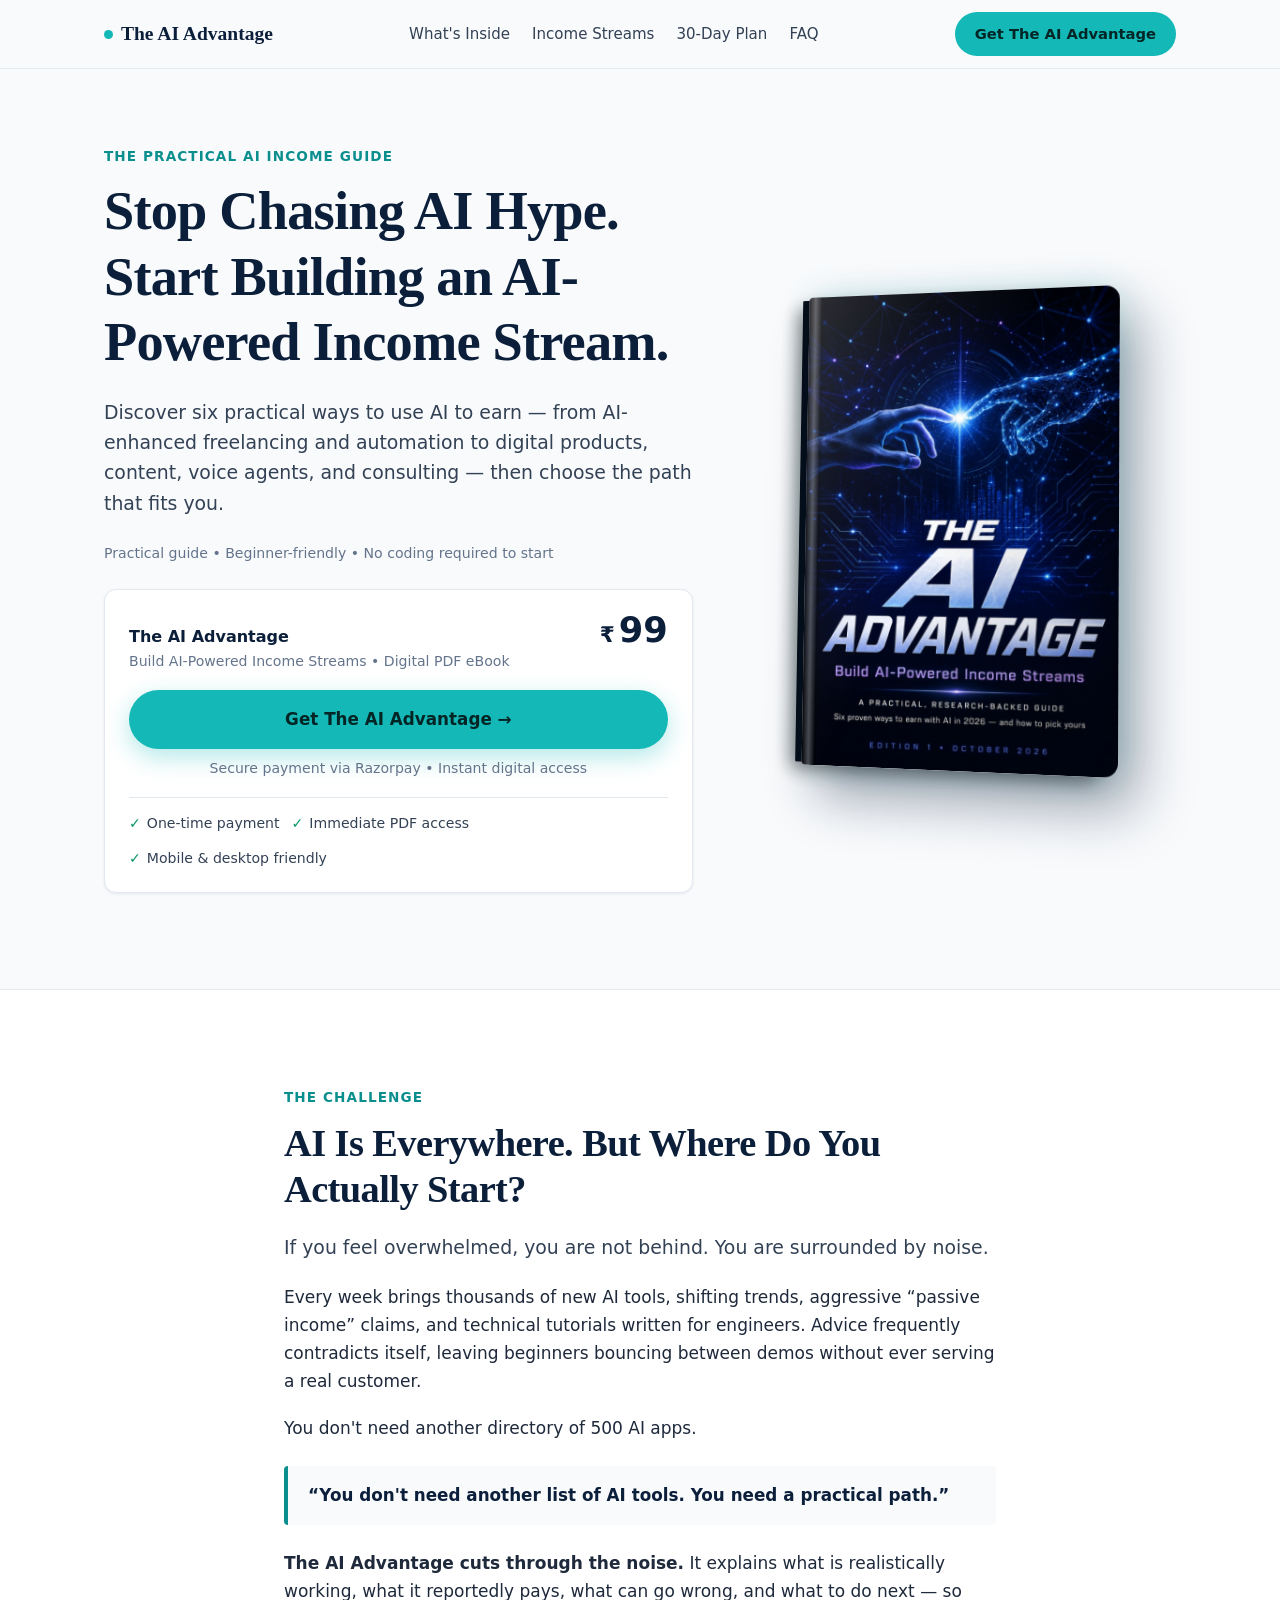
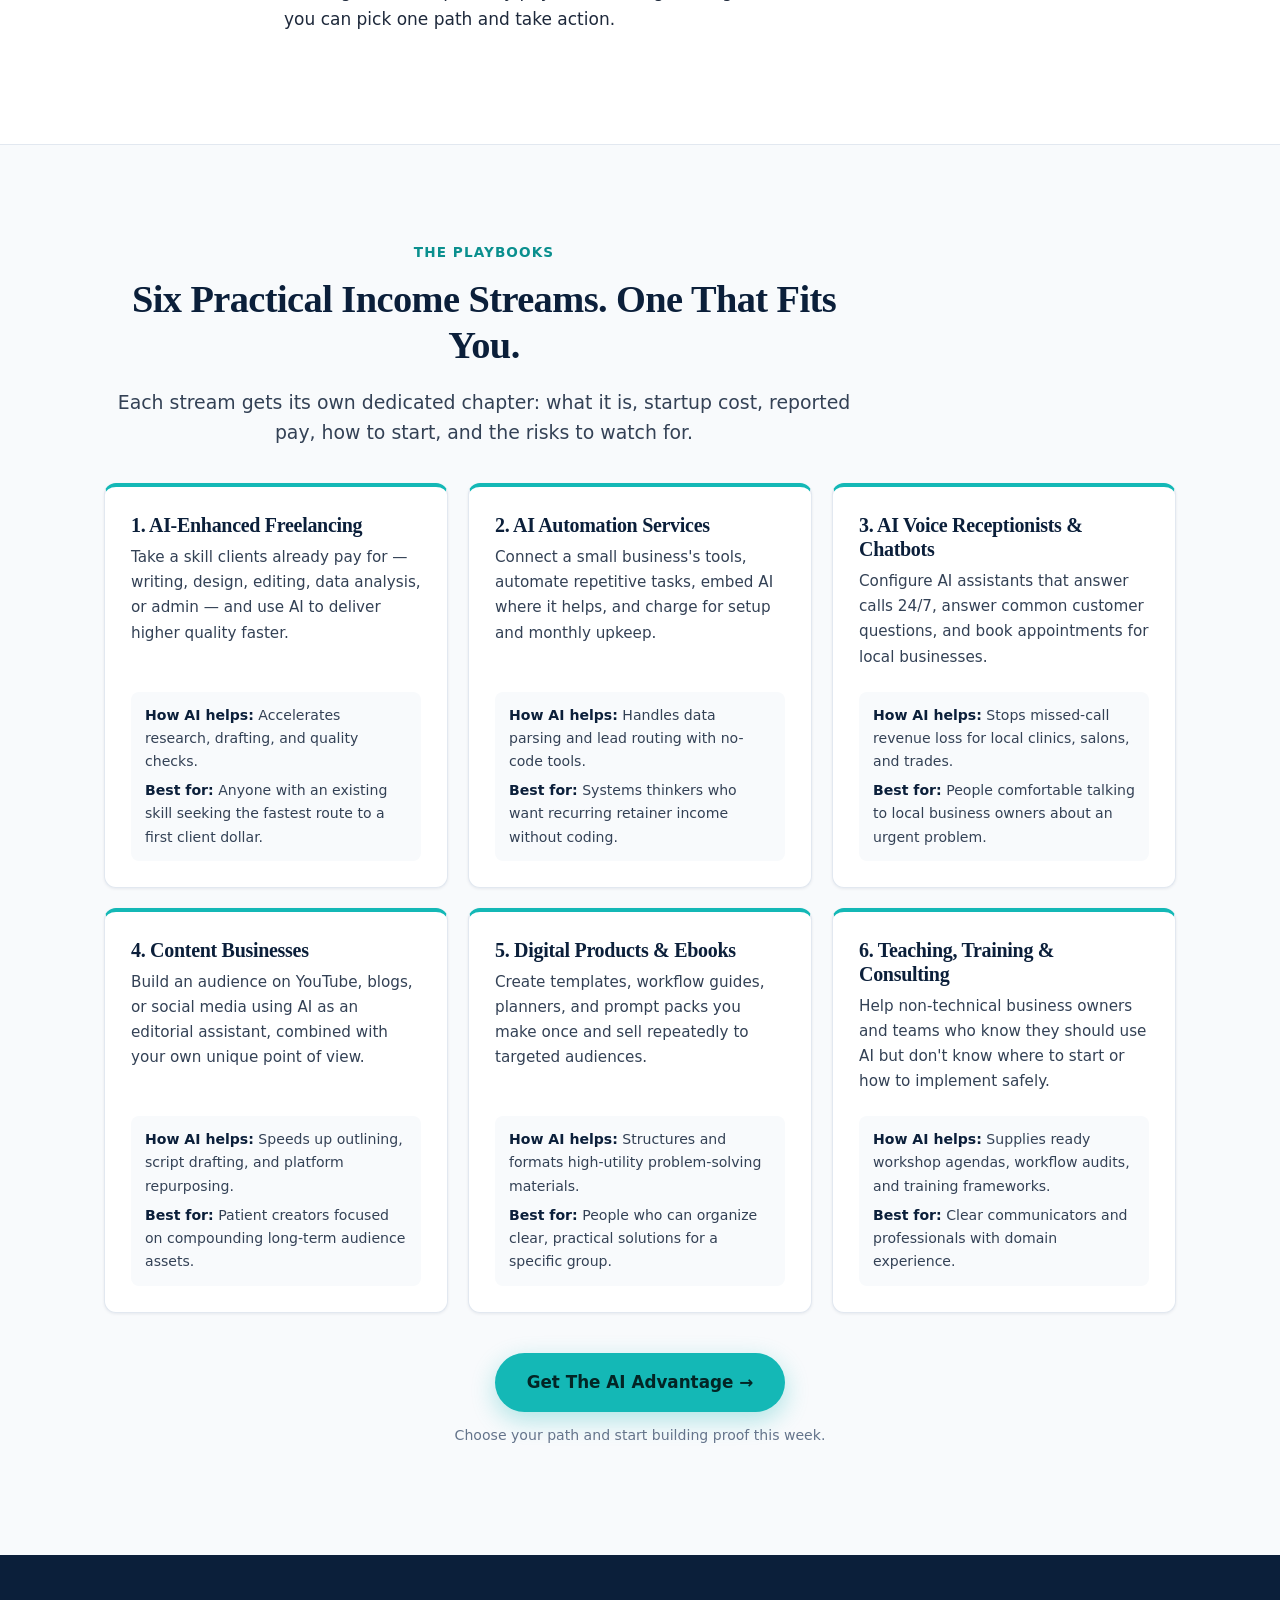
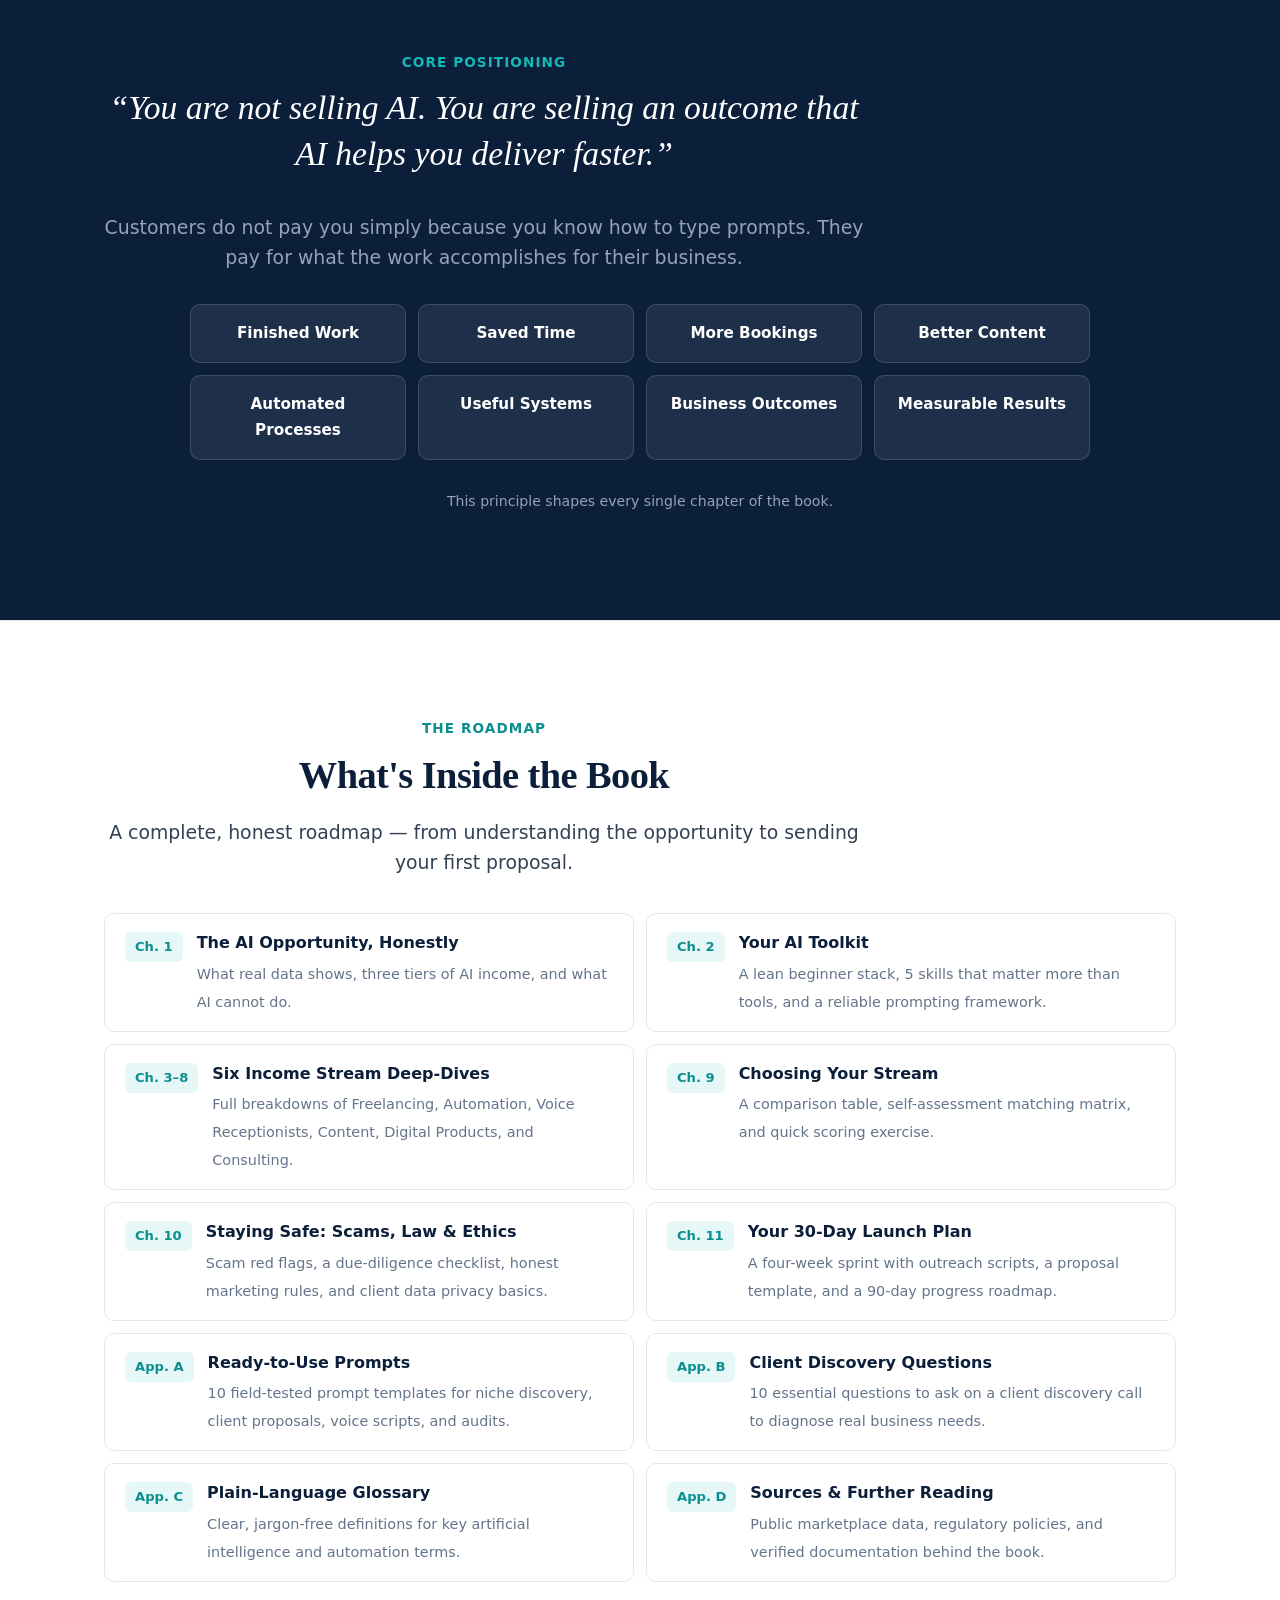
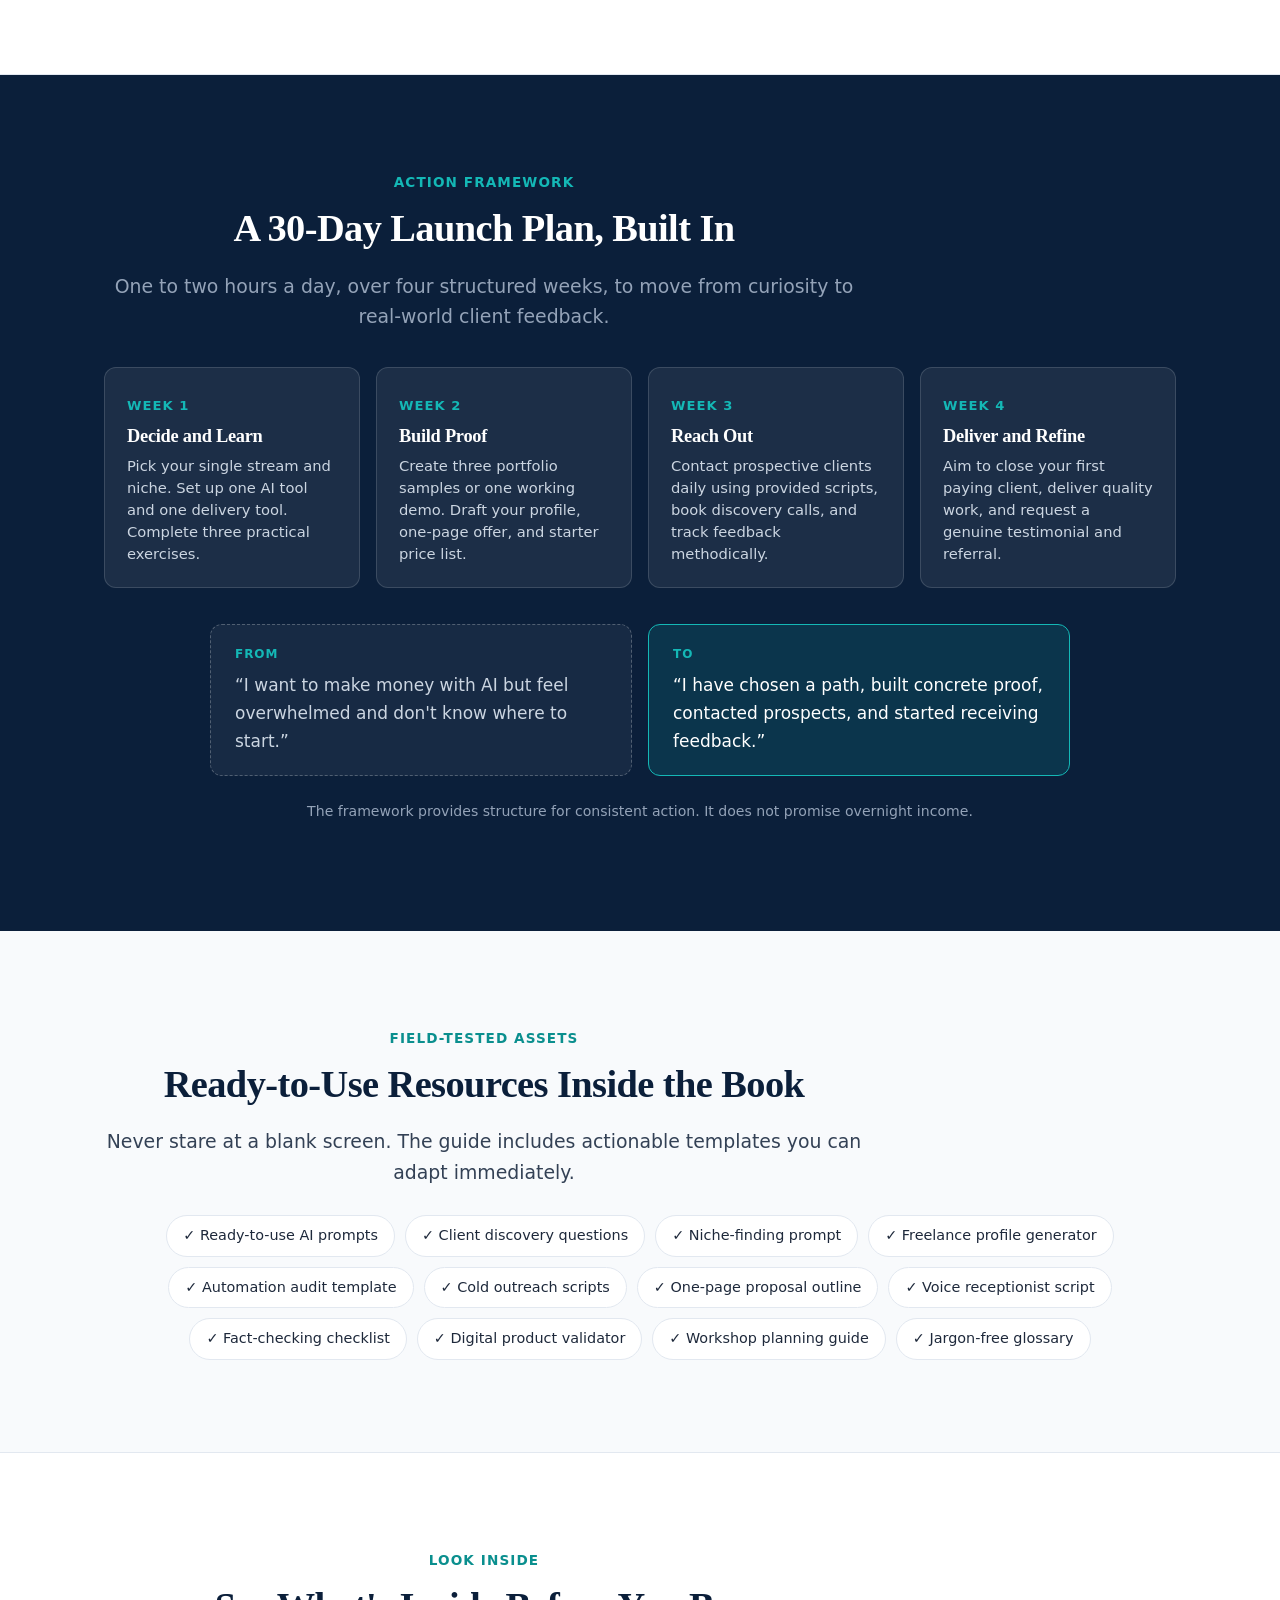
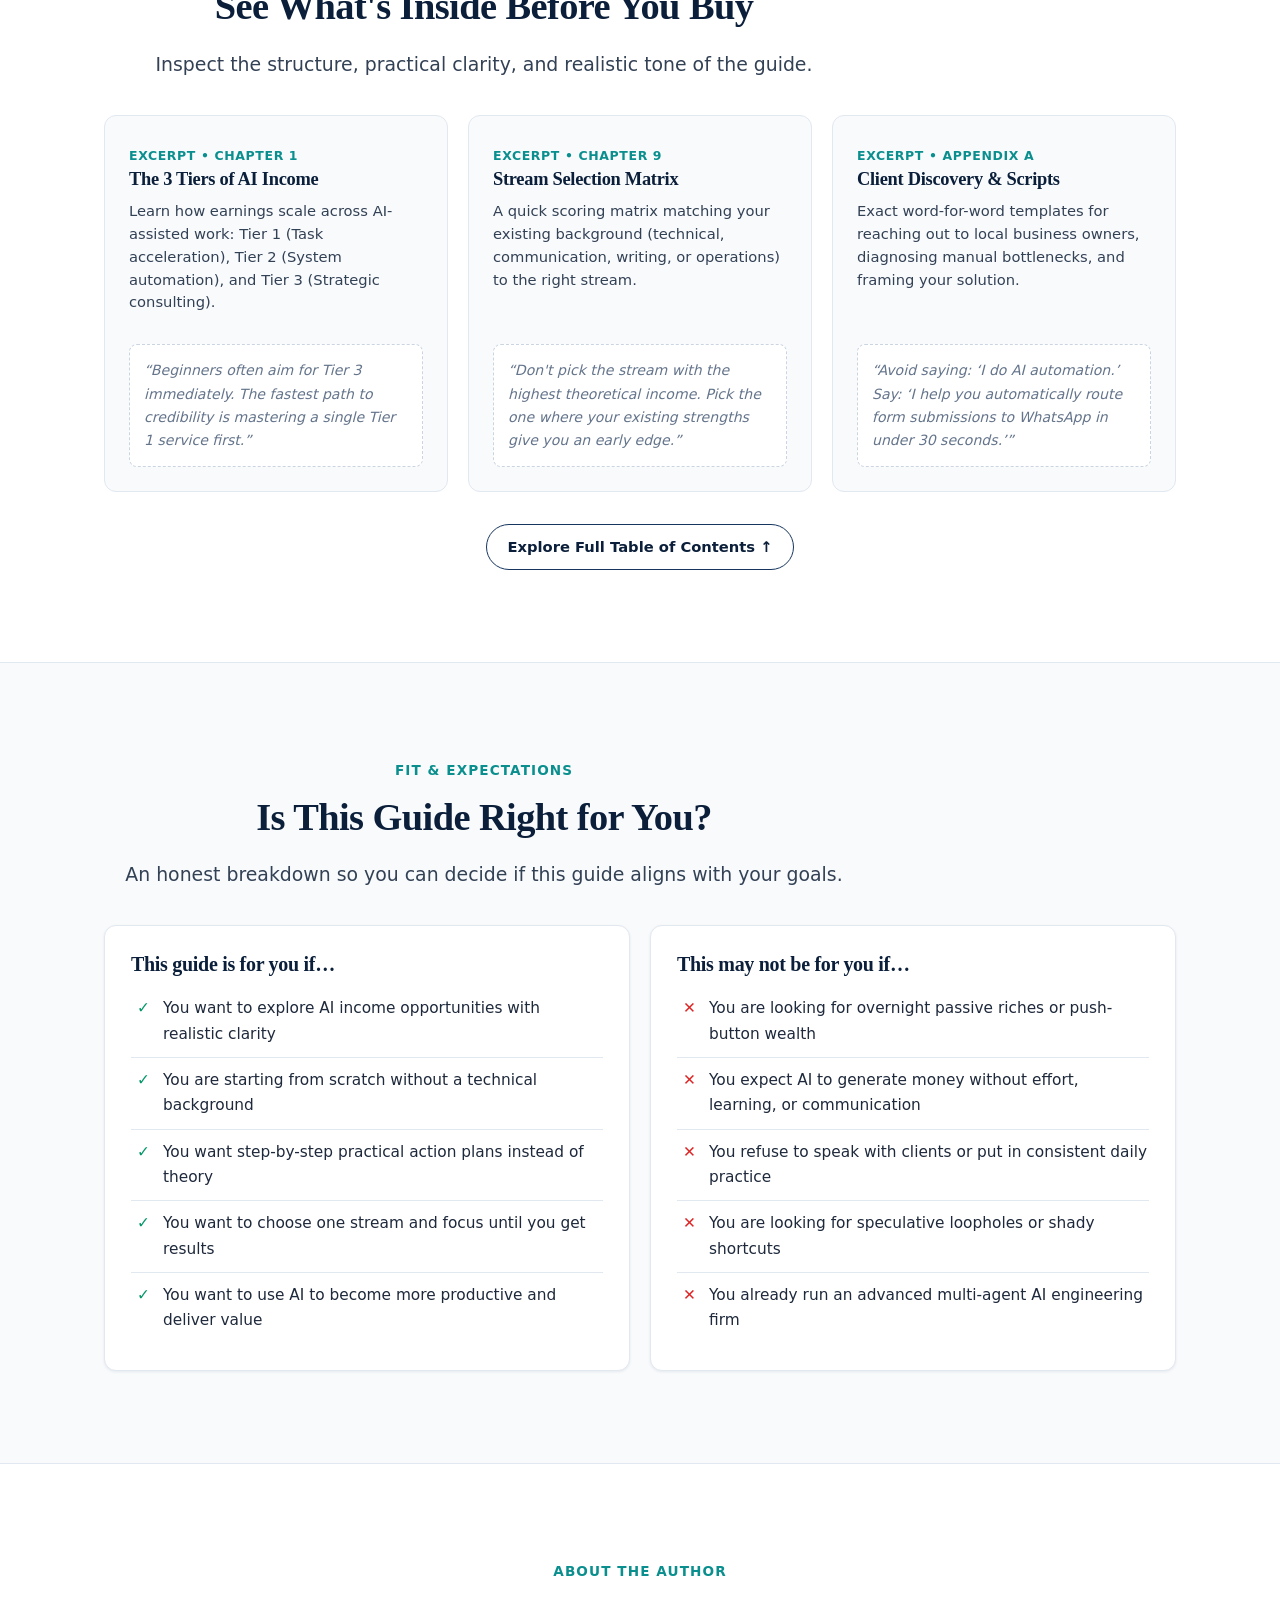
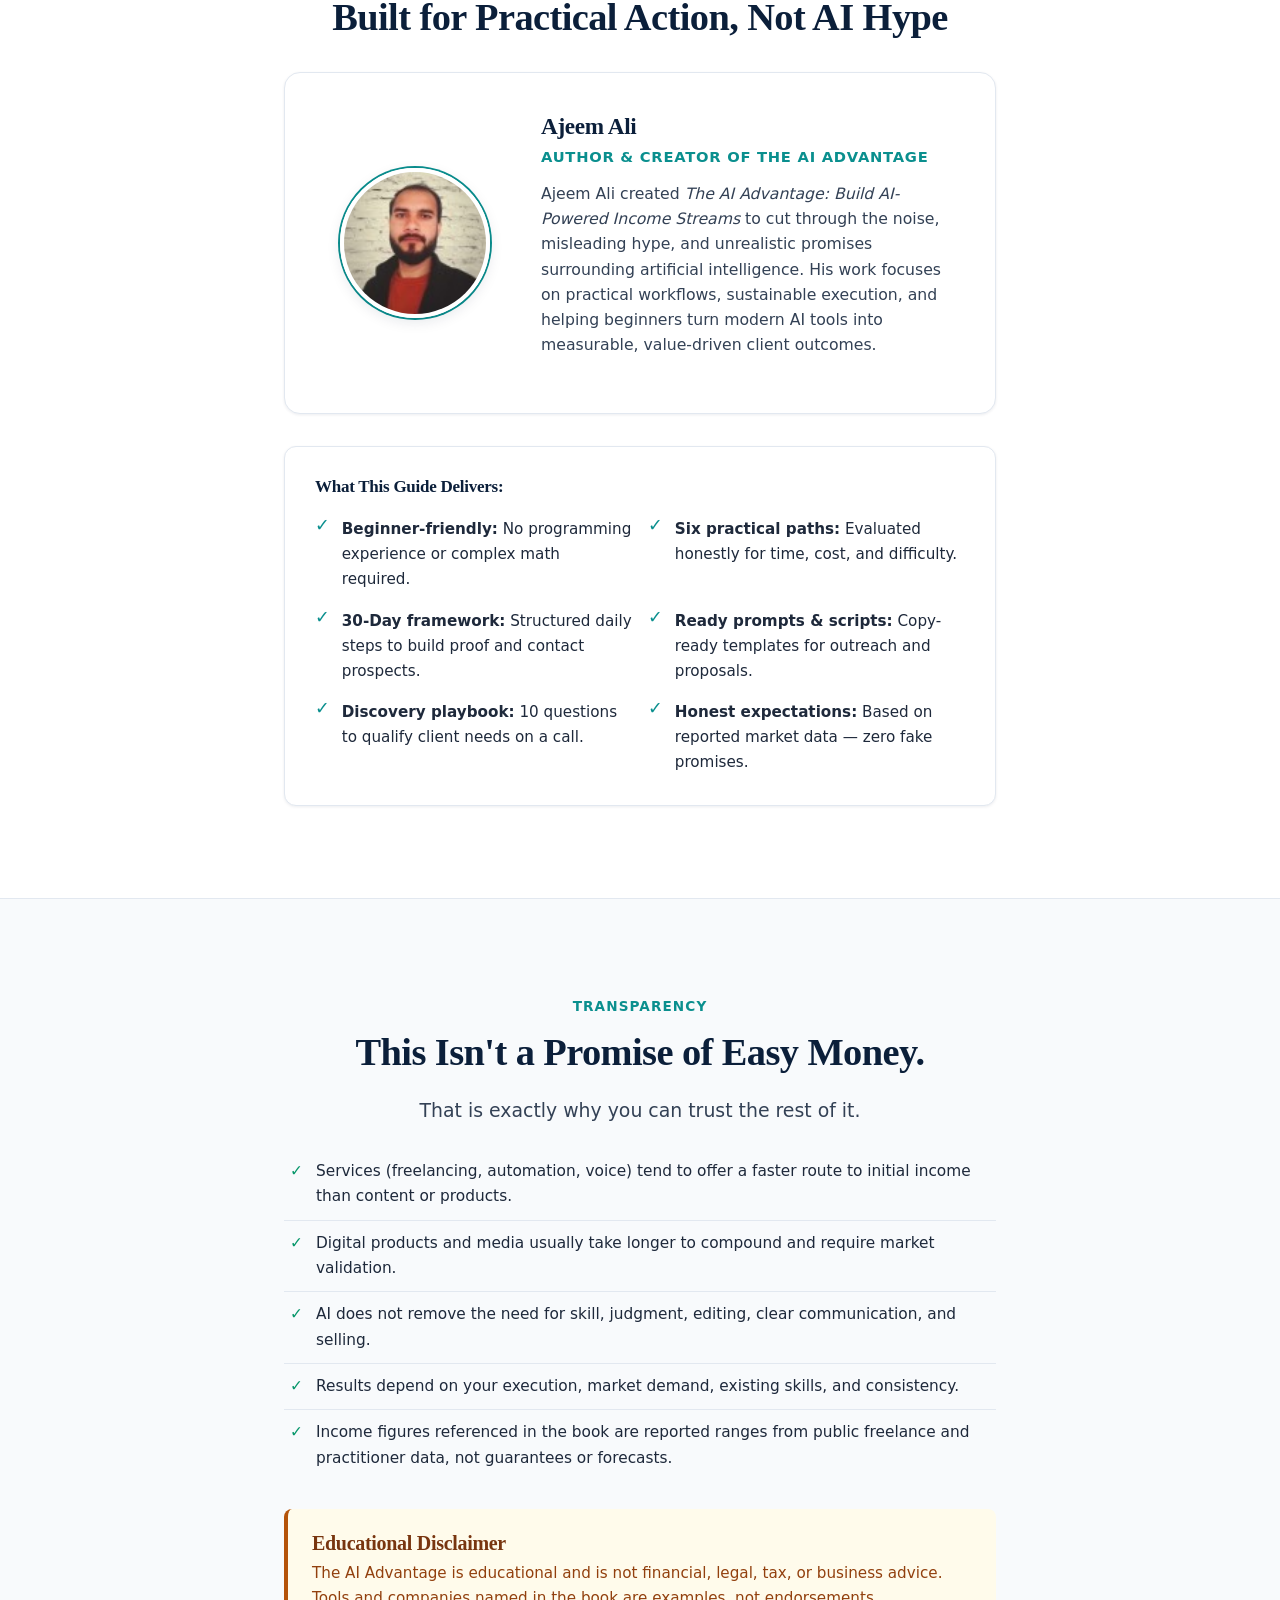
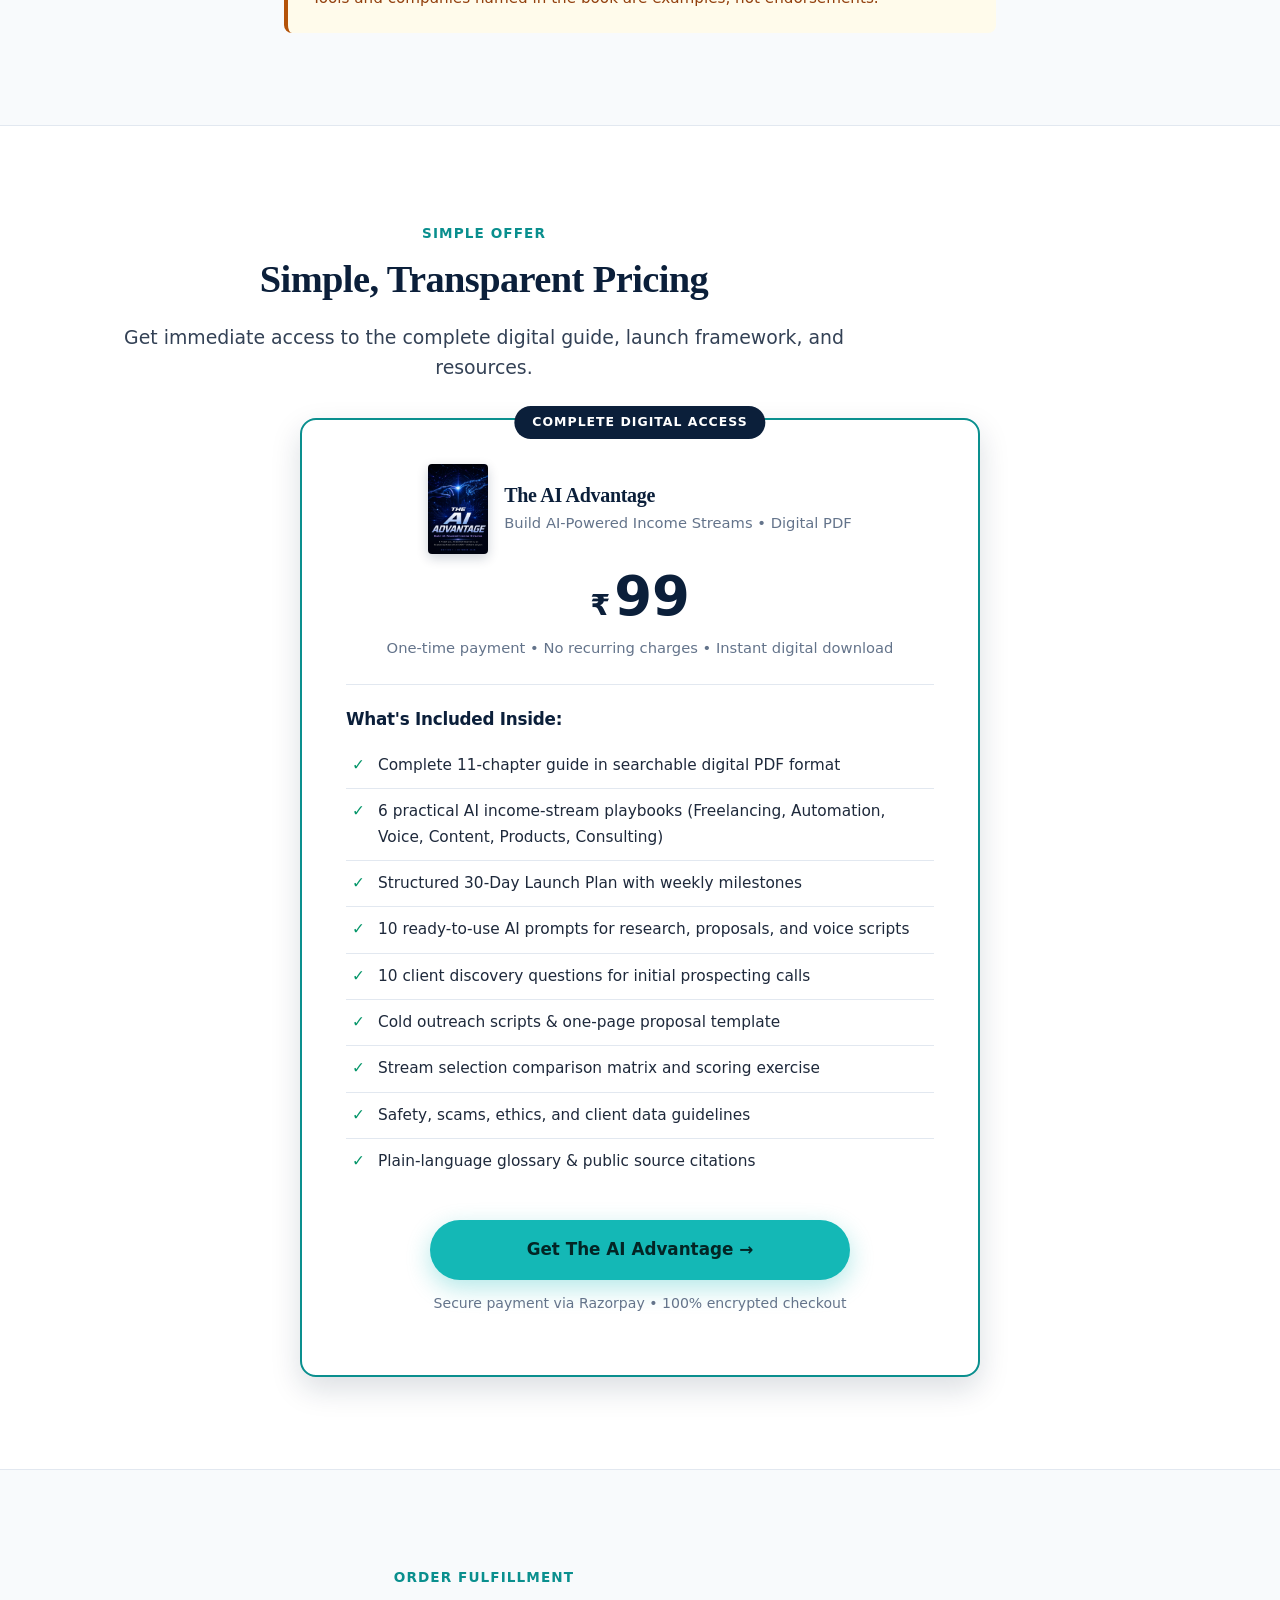
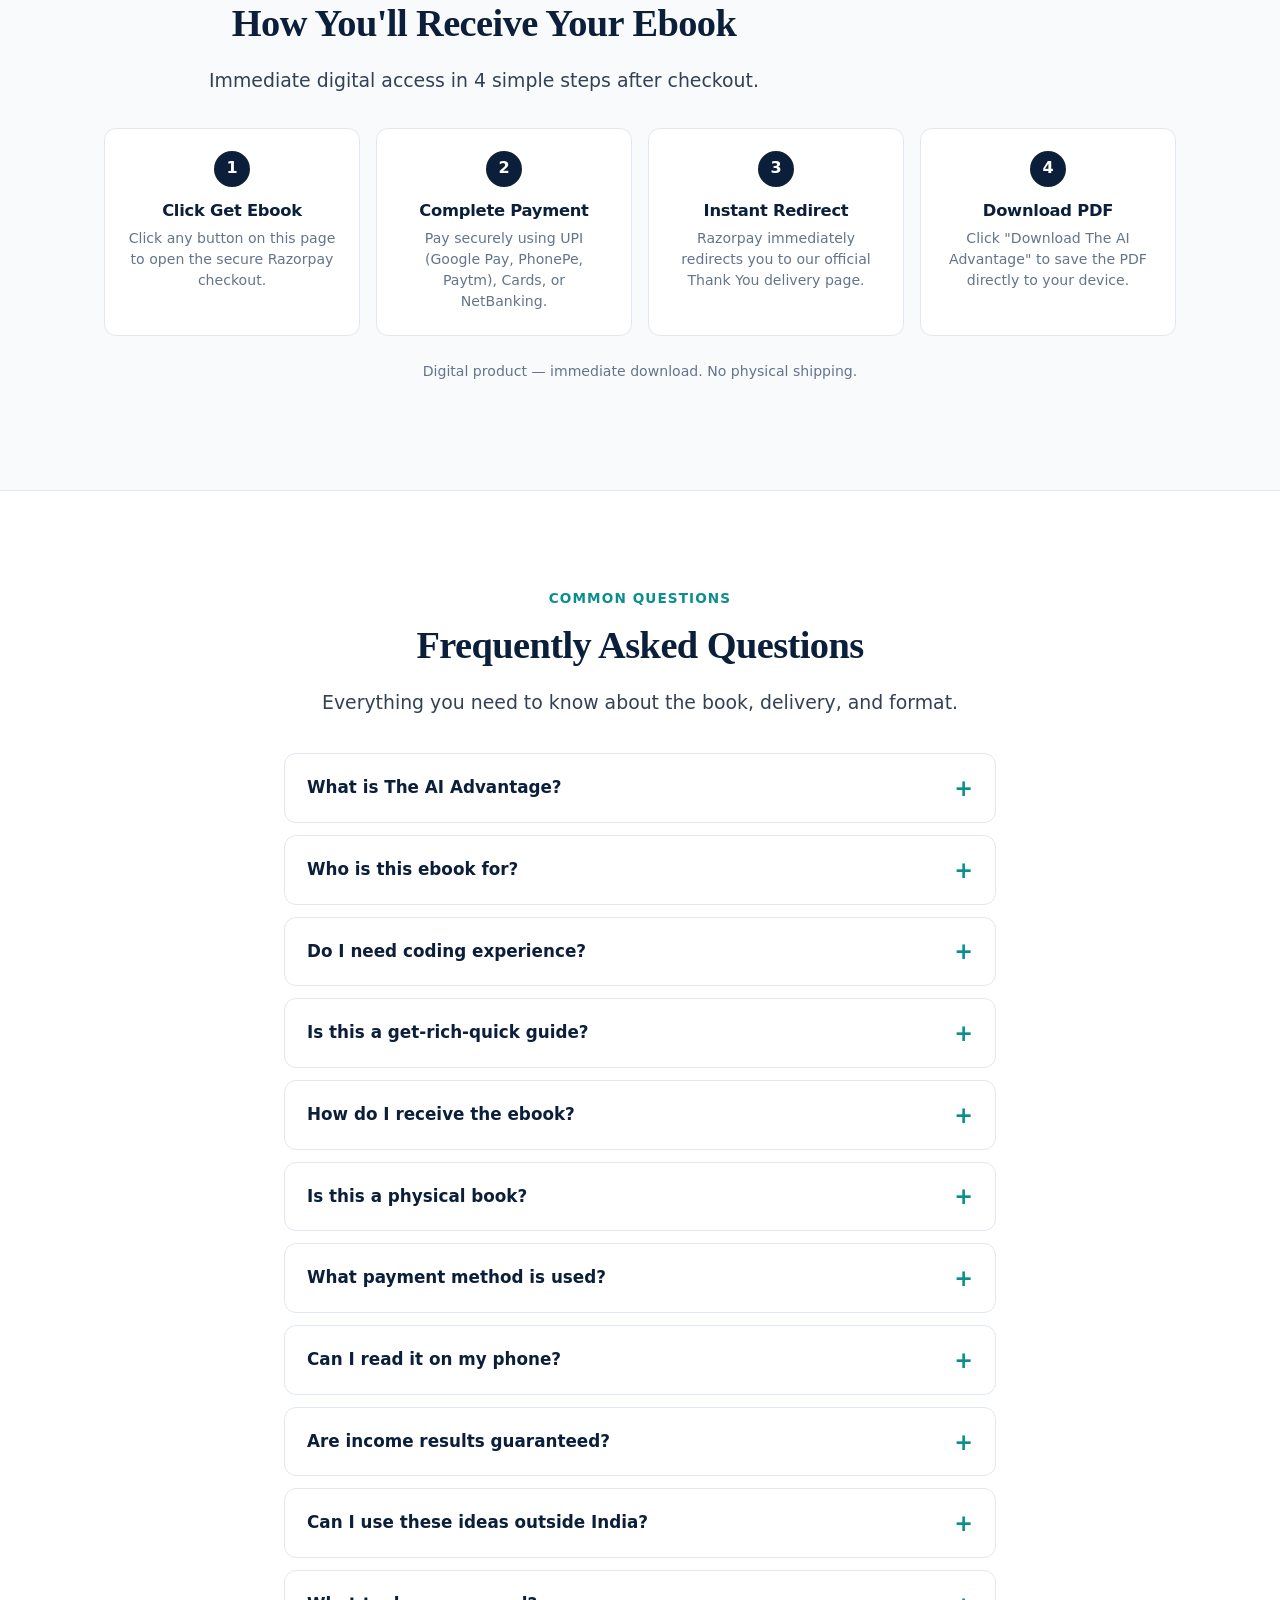
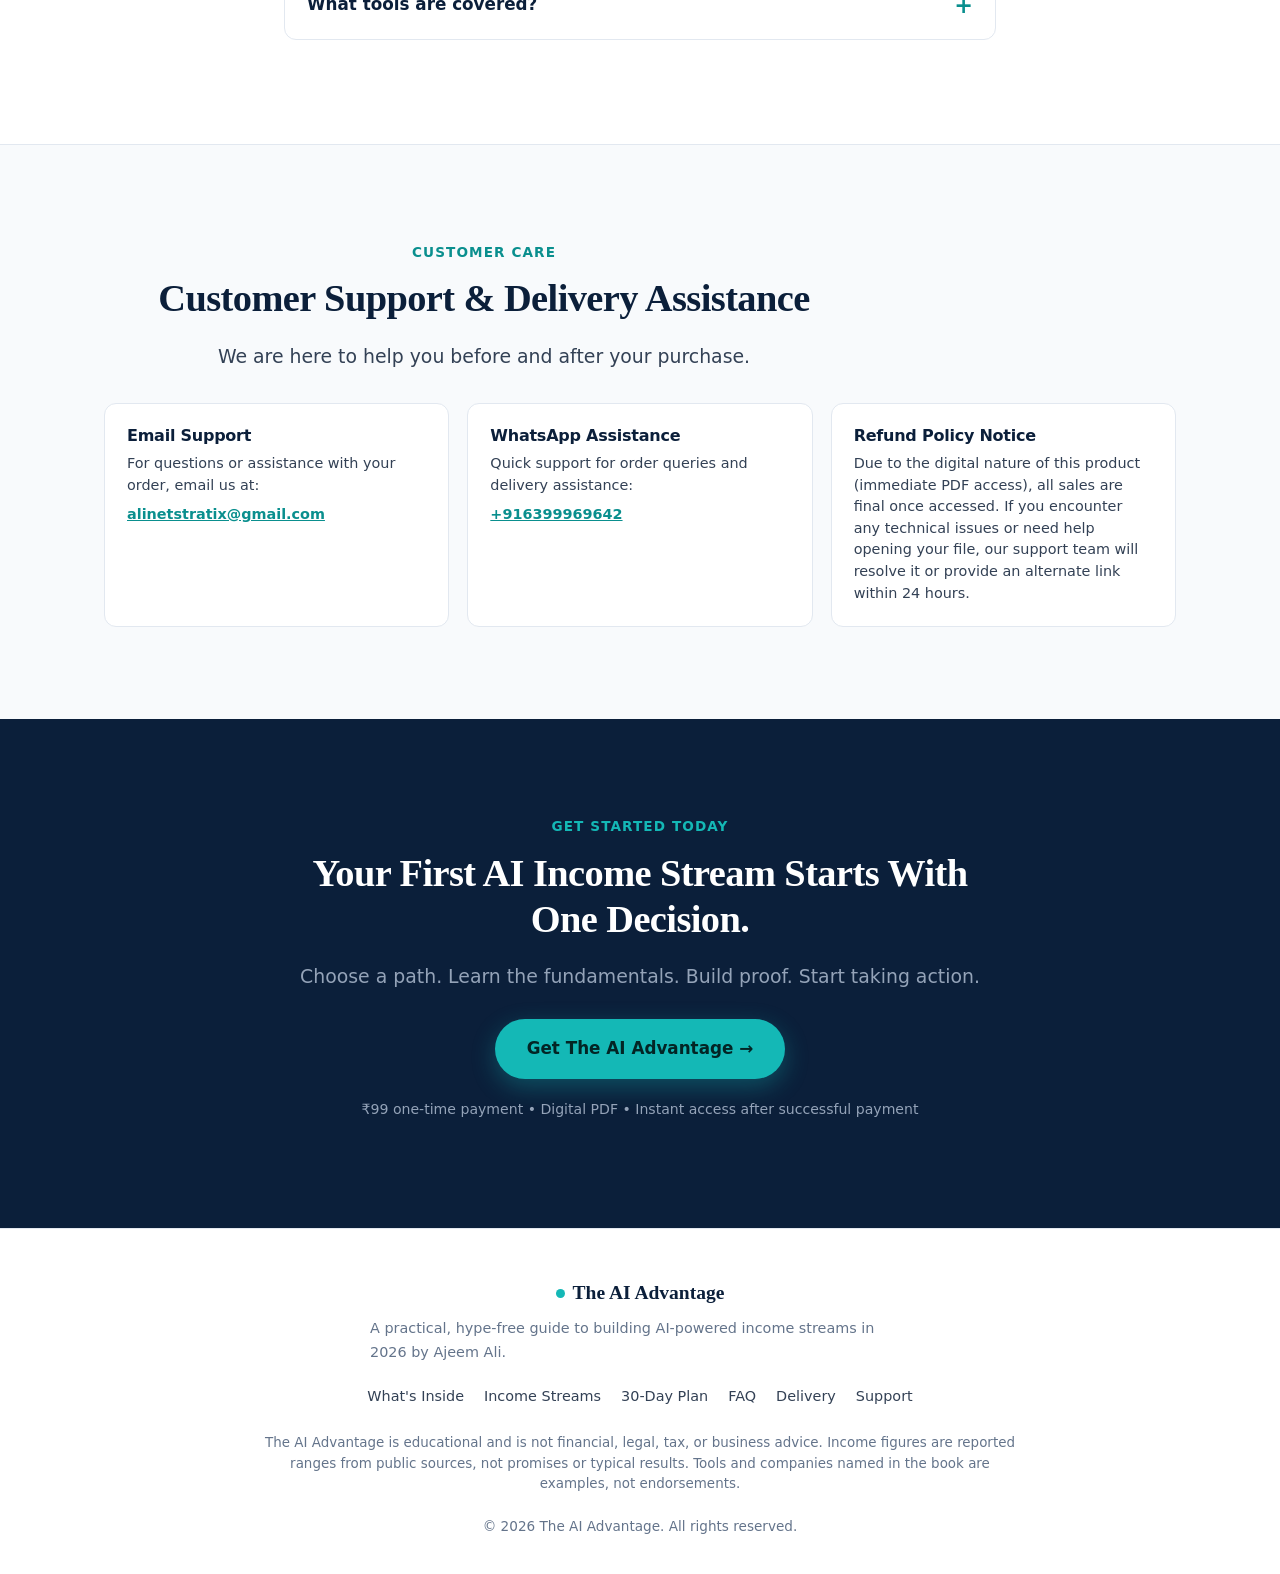
<file: index.html>
<!DOCTYPE html>
<html lang="en">
<head>
  <meta charset="utf-8">
  <meta name="viewport" content="width=device-width, initial-scale=1">
  <title>The AI Advantage — Build AI-Powered Income Streams</title>
  <meta name="description" content="A practical beginner-friendly guide to 6 AI-powered income streams, with a 30-day launch plan, ready-to-use AI prompts, and actionable strategies.">
  <link rel="canonical" href="https://poweredincomeai.netlify.app/">

  <!-- Open Graph / Facebook -->
  <meta property="og:type" content="website">
  <meta property="og:url" content="https://poweredincomeai.netlify.app/">
  <meta property="og:title" content="The AI Advantage — Build AI-Powered Income Streams">
  <meta property="og:description" content="Six practical ways to use AI to earn, how to choose yours, and a 30-day launch plan. No hype, no guaranteed income.">
  <meta property="og:image" content="https://poweredincomeai.netlify.app/book-cover.jpg">

  <!-- Twitter / X -->
  <meta name="twitter:card" content="summary_large_image">
  <meta name="twitter:url" content="https://poweredincomeai.netlify.app/">
  <meta name="twitter:title" content="The AI Advantage — Build AI-Powered Income Streams">
  <meta name="twitter:description" content="Six practical ways to use AI to earn, how to choose yours, and a 30-day launch plan. No hype, no guaranteed income.">
  <meta name="twitter:image" content="https://poweredincomeai.netlify.app/book-cover.jpg">

  <!-- Favicon -->
  <link rel="icon" href="data:image/svg+xml,<svg xmlns=%22http://www.w3.org/2000/svg%22 viewBox=%220 0 100 100%22><text y=%22.9em%22 font-size=%2290%22>📘</text></svg>">

  <link rel="stylesheet" href="styles.css">

  <!-- Meta Pixel Code -->
  <script>
    !function(f,b,e,v,n,t,s)
    {if(f.fbq)return;n=f.fbq=function(){n.callMethod?
    n.callMethod.apply(n,arguments):n.queue.push(arguments)};
    if(!f._fbq)f._fbq=n;n.push=n;n.loaded=!0;n.version='2.0';
    n.queue=[];t=b.createElement(e);t.async=!0;
    t.src=v;s=b.getElementsByTagName(e)[0];
    s.parentNode.insertBefore(t,s)}(window, document,'script',
    'https://connect.facebook.net/en_US/fbevents.js');
    fbq('init', '1804211027593193');
    fbq('track', 'PageView');
  </script>
  <noscript><img height="1" width="1" style="display:none"
    src="https://www.facebook.com/tr?id=1804211027593193&ev=PageView&noscript=1"
  /></noscript>
  <!-- End Meta Pixel Code -->

  <!-- Microsoft Clarity -->
  <script type="text/javascript">
    (function(c,l,a,r,i,t,y){
        c[a]=c[a]||function(){(c[a].q=c[a].q||[]).push(arguments)};
        t=l.createElement(r);t.async=1;t.src="https://www.clarity.ms/tag/"+i;
        y=l.getElementsByTagName(r)[0];y.parentNode.insertBefore(t,y);
    })(window, document, "clarity", "script", "yttupksu5p");
  </script>
</head>
<body data-page="sales">

  <!-- 1. HEADER -->
  <header class="top">
    <div class="wrap">
      <a class="brand" href="#top">
        <span class="brand-dot"></span>
        The AI Advantage
      </a>
      <nav class="nav-links" id="navMenu" aria-label="Main navigation">
        <a href="#inside">What's Inside</a>
        <a href="#streams">Income Streams</a>
        <a href="#plan">30-Day Plan</a>
        <a href="#faq">FAQ</a>
      </nav>
      <div class="header-right">
        <a class="btn sm" data-cta href="https://rzp.io/rzp/LMzUfKlq" onclick="if(window.fbq)fbq('track', 'InitiateCheckout', {value: 99, currency: 'INR'});">Get The AI Advantage</a>
        <button class="nav-toggle" id="navToggle" aria-label="Toggle navigation menu" aria-expanded="false">
          <span></span>
          <span></span>
          <span></span>
        </button>
      </div>
    </div>
  </header>

  <main id="top">

    <!-- 2. HERO -->
    <section class="hero">
      <div class="wrap">
        <div class="hero-grid">
          <div class="hero-content">
            <span class="eyebrow">THE PRACTICAL AI INCOME GUIDE</span>
            <h1>Stop Chasing AI Hype.<br>Start Building an AI-Powered Income Stream.</h1>
            <p class="lead">Discover six practical ways to use AI to earn — from AI-enhanced freelancing and automation to digital products, content, voice agents, and consulting — then choose the path that fits you.</p>
            <p class="note" style="margin-top:0">Practical guide • Beginner-friendly • No coding required to start</p>

            <!-- Prominent Hero Price Card -->
            <div class="hero-price-card">
              <div class="price-meta">
                <div>
                  <div class="price-title">The AI Advantage</div>
                  <div style="font-size:0.88rem;color:var(--mute)">Build AI-Powered Income Streams • Digital PDF eBook</div>
                </div>
                <div class="price-tag">
                  <span class="price-symbol">₹</span>
                  <span class="price-amount" data-price>99</span>
                </div>
              </div>
              <div>
                <a class="btn" data-cta href="https://rzp.io/rzp/LMzUfKlq" onclick="if(window.fbq)fbq('track', 'InitiateCheckout', {value: 99, currency: 'INR'});" style="width:100%">Get The AI Advantage →</a>
                <p class="note center" style="margin:8px 0 0">Secure payment via Razorpay • Instant digital access</p>
              </div>
              <div class="price-features">
                <span>One-time payment</span>
                <span>Immediate PDF access</span>
                <span>Mobile &amp; desktop friendly</span>
              </div>
            </div>
          </div>

          <!-- Prominent Ebook Cover Mockup -->
          <div class="book-wrapper" aria-label="Cover of The AI Advantage eBook">
            <div class="book-mockup">
              <img class="book-cover-img" src="book-cover.jpg" alt="The AI Advantage: Build AI-Powered Income Streams by Ajeem Ali" width="340" height="510">
              <div class="book-spine-effect" aria-hidden="true"></div>
              <div class="book-gloss-effect" aria-hidden="true"></div>
            </div>
          </div>
        </div>
      </div>
    </section>

    <!-- 3. PROBLEM -->
    <section class="alt" id="problem">
      <div class="wrap narrow">
        <span class="eyebrow">THE CHALLENGE</span>
        <h2>AI Is Everywhere. But Where Do You Actually Start?</h2>
        <p class="lead">If you feel overwhelmed, you are not behind. You are surrounded by noise.</p>
        <p>Every week brings thousands of new AI tools, shifting trends, aggressive “passive income” claims, and technical tutorials written for engineers. Advice frequently contradicts itself, leaving beginners bouncing between demos without ever serving a real customer.</p>
        <p>You don't need another directory of 500 AI apps.</p>
        <div style="padding:16px 20px;background:var(--paper);border-left:4px solid var(--teal);border-radius:4px;margin:24px 0">
          <p style="margin:0;font-weight:700;color:var(--navy);font-size:1.05rem">
            “You don't need another list of AI tools. You need a practical path.”
          </p>
        </div>
        <p><strong>The AI Advantage cuts through the noise.</strong> It explains what is realistically working, what it reportedly pays, what can go wrong, and what to do next — so you can pick one path and take action.</p>
      </div>
    </section>

    <!-- 4. SIX INCOME STREAMS -->
    <section id="streams">
      <div class="wrap">
        <div class="center narrow">
          <span class="eyebrow">THE PLAYBOOKS</span>
          <h2>Six Practical Income Streams. One That Fits You.</h2>
          <p class="lead">Each stream gets its own dedicated chapter: what it is, startup cost, reported pay, how to start, and the risks to watch for.</p>
        </div>

        <div class="grid g3" style="margin-top:36px">
          <!-- Stream 1 -->
          <article class="card stream-card">
            <div>
              <h3>1. AI-Enhanced Freelancing</h3>
              <p>Take a skill clients already pay for — writing, design, editing, data analysis, or admin — and use AI to deliver higher quality faster.</p>
            </div>
            <div class="stream-meta">
              <p><b>How AI helps:</b> Accelerates research, drafting, and quality checks.</p>
              <p><b>Best for:</b> Anyone with an existing skill seeking the fastest route to a first client dollar.</p>
            </div>
          </article>

          <!-- Stream 2 -->
          <article class="card stream-card">
            <div>
              <h3>2. AI Automation Services</h3>
              <p>Connect a small business's tools, automate repetitive tasks, embed AI where it helps, and charge for setup and monthly upkeep.</p>
            </div>
            <div class="stream-meta">
              <p><b>How AI helps:</b> Handles data parsing and lead routing with no-code tools.</p>
              <p><b>Best for:</b> Systems thinkers who want recurring retainer income without coding.</p>
            </div>
          </article>

          <!-- Stream 3 -->
          <article class="card stream-card">
            <div>
              <h3>3. AI Voice Receptionists &amp; Chatbots</h3>
              <p>Configure AI assistants that answer calls 24/7, answer common customer questions, and book appointments for local businesses.</p>
            </div>
            <div class="stream-meta">
              <p><b>How AI helps:</b> Stops missed-call revenue loss for local clinics, salons, and trades.</p>
              <p><b>Best for:</b> People comfortable talking to local business owners about an urgent problem.</p>
            </div>
          </article>

          <!-- Stream 4 -->
          <article class="card stream-card">
            <div>
              <h3>4. Content Businesses</h3>
              <p>Build an audience on YouTube, blogs, or social media using AI as an editorial assistant, combined with your own unique point of view.</p>
            </div>
            <div class="stream-meta">
              <p><b>How AI helps:</b> Speeds up outlining, script drafting, and platform repurposing.</p>
              <p><b>Best for:</b> Patient creators focused on compounding long-term audience assets.</p>
            </div>
          </article>

          <!-- Stream 5 -->
          <article class="card stream-card">
            <div>
              <h3>5. Digital Products &amp; Ebooks</h3>
              <p>Create templates, workflow guides, planners, and prompt packs you make once and sell repeatedly to targeted audiences.</p>
            </div>
            <div class="stream-meta">
              <p><b>How AI helps:</b> Structures and formats high-utility problem-solving materials.</p>
              <p><b>Best for:</b> People who can organize clear, practical solutions for a specific group.</p>
            </div>
          </article>

          <!-- Stream 6 -->
          <article class="card stream-card">
            <div>
              <h3>6. Teaching, Training &amp; Consulting</h3>
              <p>Help non-technical business owners and teams who know they should use AI but don't know where to start or how to implement safely.</p>
            </div>
            <div class="stream-meta">
              <p><b>How AI helps:</b> Supplies ready workshop agendas, workflow audits, and training frameworks.</p>
              <p><b>Best for:</b> Clear communicators and professionals with domain experience.</p>
            </div>
          </article>
        </div>

        <div class="center" style="margin-top:40px">
          <a class="btn" data-cta href="https://rzp.io/rzp/LMzUfKlq" onclick="if(window.fbq)fbq('track', 'InitiateCheckout', {value: 99, currency: 'INR'});">Get The AI Advantage →</a>
          <p class="note">Choose your path and start building proof this week.</p>
        </div>
      </div>
    </section>

    <!-- 5. WHY THIS GUIDE -->
    <section class="dark" id="why">
      <div class="wrap">
        <div class="center narrow">
          <span class="eyebrow" style="color:var(--teal-bright)">CORE POSITIONING</span>
          <p class="pull-quote">“You are not selling AI. You are selling an outcome that AI helps you deliver faster.”</p>
          <p class="lead">Customers do not pay you simply because you know how to type prompts. They pay for what the work accomplishes for their business.</p>
        </div>

        <div class="outcome-grid">
          <div class="outcome-item">Finished Work</div>
          <div class="outcome-item">Saved Time</div>
          <div class="outcome-item">More Bookings</div>
          <div class="outcome-item">Better Content</div>
          <div class="outcome-item">Automated Processes</div>
          <div class="outcome-item">Useful Systems</div>
          <div class="outcome-item">Business Outcomes</div>
          <div class="outcome-item">Measurable Results</div>
        </div>

        <p class="center note" style="margin-top:30px">This principle shapes every single chapter of the book.</p>
      </div>
    </section>

    <!-- 6. WHAT'S INSIDE -->
    <section class="alt" id="inside">
      <div class="wrap">
        <div class="center narrow">
          <span class="eyebrow">THE ROADMAP</span>
          <h2>What's Inside the Book</h2>
          <p class="lead">A complete, honest roadmap — from understanding the opportunity to sending your first proposal.</p>
        </div>

        <div class="roadmap-grid">
          <div class="roadmap-item">
            <span class="roadmap-num">Ch. 1</span>
            <div class="roadmap-desc">
              <b>The AI Opportunity, Honestly</b>
              <span>What real data shows, three tiers of AI income, and what AI cannot do.</span>
            </div>
          </div>
          <div class="roadmap-item">
            <span class="roadmap-num">Ch. 2</span>
            <div class="roadmap-desc">
              <b>Your AI Toolkit</b>
              <span>A lean beginner stack, 5 skills that matter more than tools, and a reliable prompting framework.</span>
            </div>
          </div>
          <div class="roadmap-item">
            <span class="roadmap-num">Ch. 3–8</span>
            <div class="roadmap-desc">
              <b>Six Income Stream Deep-Dives</b>
              <span>Full breakdowns of Freelancing, Automation, Voice Receptionists, Content, Digital Products, and Consulting.</span>
            </div>
          </div>
          <div class="roadmap-item">
            <span class="roadmap-num">Ch. 9</span>
            <div class="roadmap-desc">
              <b>Choosing Your Stream</b>
              <span>A comparison table, self-assessment matching matrix, and quick scoring exercise.</span>
            </div>
          </div>
          <div class="roadmap-item">
            <span class="roadmap-num">Ch. 10</span>
            <div class="roadmap-desc">
              <b>Staying Safe: Scams, Law &amp; Ethics</b>
              <span>Scam red flags, a due-diligence checklist, honest marketing rules, and client data privacy basics.</span>
            </div>
          </div>
          <div class="roadmap-item">
            <span class="roadmap-num">Ch. 11</span>
            <div class="roadmap-desc">
              <b>Your 30-Day Launch Plan</b>
              <span>A four-week sprint with outreach scripts, a proposal template, and a 90-day progress roadmap.</span>
            </div>
          </div>
          <div class="roadmap-item">
            <span class="roadmap-num">App. A</span>
            <div class="roadmap-desc">
              <b>Ready-to-Use Prompts</b>
              <span>10 field-tested prompt templates for niche discovery, client proposals, voice scripts, and audits.</span>
            </div>
          </div>
          <div class="roadmap-item">
            <span class="roadmap-num">App. B</span>
            <div class="roadmap-desc">
              <b>Client Discovery Questions</b>
              <span>10 essential questions to ask on a client discovery call to diagnose real business needs.</span>
            </div>
          </div>
          <div class="roadmap-item">
            <span class="roadmap-num">App. C</span>
            <div class="roadmap-desc">
              <b>Plain-Language Glossary</b>
              <span>Clear, jargon-free definitions for key artificial intelligence and automation terms.</span>
            </div>
          </div>
          <div class="roadmap-item">
            <span class="roadmap-num">App. D</span>
            <div class="roadmap-desc">
              <b>Sources &amp; Further Reading</b>
              <span>Public marketplace data, regulatory policies, and verified documentation behind the book.</span>
            </div>
          </div>
        </div>
      </div>
    </section>

    <!-- 7. 30-DAY LAUNCH PLAN -->
    <section class="dark" id="plan">
      <div class="wrap">
        <div class="center narrow">
          <span class="eyebrow" style="color:var(--teal-bright)">ACTION FRAMEWORK</span>
          <h2>A 30-Day Launch Plan, Built In</h2>
          <p class="lead">One to two hours a day, over four structured weeks, to move from curiosity to real-world client feedback.</p>
        </div>

        <div class="timeline-grid">
          <div class="timeline-card">
            <span class="timeline-badge">WEEK 1</span>
            <h3>Decide and Learn</h3>
            <p>Pick your single stream and niche. Set up one AI tool and one delivery tool. Complete three practical exercises.</p>
          </div>
          <div class="timeline-card">
            <span class="timeline-badge">WEEK 2</span>
            <h3>Build Proof</h3>
            <p>Create three portfolio samples or one working demo. Draft your profile, one-page offer, and starter price list.</p>
          </div>
          <div class="timeline-card">
            <span class="timeline-badge">WEEK 3</span>
            <h3>Reach Out</h3>
            <p>Contact prospective clients daily using provided scripts, book discovery calls, and track feedback methodically.</p>
          </div>
          <div class="timeline-card">
            <span class="timeline-badge">WEEK 4</span>
            <h3>Deliver and Refine</h3>
            <p>Aim to close your first paying client, deliver quality work, and request a genuine testimonial and referral.</p>
          </div>
        </div>

        <div class="shift-box">
          <div class="shift-item shift-from">
            <span class="shift-label">FROM</span>
            “I want to make money with AI but feel overwhelmed and don't know where to start.”
          </div>
          <div class="shift-item shift-to">
            <span class="shift-label">TO</span>
            “I have chosen a path, built concrete proof, contacted prospects, and started receiving feedback.”
          </div>
        </div>

        <p class="center note" style="margin-top:24px">The framework provides structure for consistent action. It does not promise overnight income.</p>
      </div>
    </section>

    <!-- 8. READY-TO-USE RESOURCES -->
    <section id="resources">
      <div class="wrap">
        <div class="center narrow">
          <span class="eyebrow">FIELD-TESTED ASSETS</span>
          <h2>Ready-to-Use Resources Inside the Book</h2>
          <p class="lead">Never stare at a blank screen. The guide includes actionable templates you can adapt immediately.</p>
        </div>

        <div class="chips" style="justify-content:center;max-width:960px;margin:28px auto 0">
          <span>✓ Ready-to-use AI prompts</span>
          <span>✓ Client discovery questions</span>
          <span>✓ Niche-finding prompt</span>
          <span>✓ Freelance profile generator</span>
          <span>✓ Automation audit template</span>
          <span>✓ Cold outreach scripts</span>
          <span>✓ One-page proposal outline</span>
          <span>✓ Voice receptionist script</span>
          <span>✓ Fact-checking checklist</span>
          <span>✓ Digital product validator</span>
          <span>✓ Workshop planning guide</span>
          <span>✓ Jargon-free glossary</span>
        </div>
      </div>
    </section>

    <!-- 9. EBOOK PREVIEW -->
    <section class="alt" id="preview">
      <div class="wrap">
        <div class="center narrow">
          <span class="eyebrow">LOOK INSIDE</span>
          <h2>See What's Inside Before You Buy</h2>
          <p class="lead">Inspect the structure, practical clarity, and realistic tone of the guide.</p>
        </div>

        <div class="preview-cards">
          <div class="preview-card">
            <div>
              <span class="preview-tag">EXCERPT • CHAPTER 1</span>
              <h3>The 3 Tiers of AI Income</h3>
              <p>Learn how earnings scale across AI-assisted work: Tier 1 (Task acceleration), Tier 2 (System automation), and Tier 3 (Strategic consulting).</p>
            </div>
            <div class="preview-box">
              “Beginners often aim for Tier 3 immediately. The fastest path to credibility is mastering a single Tier 1 service first.”
            </div>
          </div>

          <div class="preview-card">
            <div>
              <span class="preview-tag">EXCERPT • CHAPTER 9</span>
              <h3>Stream Selection Matrix</h3>
              <p>A quick scoring matrix matching your existing background (technical, communication, writing, or operations) to the right stream.</p>
            </div>
            <div class="preview-box">
              “Don't pick the stream with the highest theoretical income. Pick the one where your existing strengths give you an early edge.”
            </div>
          </div>

          <div class="preview-card">
            <div>
              <span class="preview-tag">EXCERPT • APPENDIX A</span>
              <h3>Client Discovery &amp; Scripts</h3>
              <p>Exact word-for-word templates for reaching out to local business owners, diagnosing manual bottlenecks, and framing your solution.</p>
            </div>
            <div class="preview-box">
              “Avoid saying: ‘I do AI automation.’ Say: ‘I help you automatically route form submissions to WhatsApp in under 30 seconds.’”
            </div>
          </div>
        </div>

        <div class="center" style="margin-top:32px">
          <a class="btn sm outline" data-sample href="#inside">Explore Full Table of Contents ↑</a>
        </div>
      </div>
    </section>

    <!-- 10. WHO IT'S FOR -->
    <section id="audience">
      <div class="wrap">
        <div class="center narrow">
          <span class="eyebrow">FIT &amp; EXPECTATIONS</span>
          <h2>Is This Guide Right for You?</h2>
          <p class="lead">An honest breakdown so you can decide if this guide aligns with your goals.</p>
        </div>

        <div class="grid g2" style="margin-top:36px">
          <div class="card">
            <h3>This guide is for you if…</h3>
            <ul class="checklist">
              <li>You want to explore AI income opportunities with realistic clarity</li>
              <li>You are starting from scratch without a technical background</li>
              <li>You want step-by-step practical action plans instead of theory</li>
              <li>You want to choose one stream and focus until you get results</li>
              <li>You want to use AI to become more productive and deliver value</li>
            </ul>
          </div>
          <div class="card">
            <h3>This may not be for you if…</h3>
            <ul class="crosslist">
              <li>You are looking for overnight passive riches or push-button wealth</li>
              <li>You expect AI to generate money without effort, learning, or communication</li>
              <li>You refuse to speak with clients or put in consistent daily practice</li>
              <li>You are looking for speculative loopholes or shady shortcuts</li>
              <li>You already run an advanced multi-agent AI engineering firm</li>
            </ul>
          </div>
        </div>
      </div>
    </section>

    <!-- 11. AUTHOR & CREDIBILITY -->
    <section class="alt" id="author">
      <div class="wrap narrow">
        <div class="center">
          <span class="eyebrow">ABOUT THE AUTHOR</span>
          <h2>Built for Practical Action, Not AI Hype</h2>
        </div>

        <div class="author-card">
          <div class="author-photo-wrap">
            <img class="author-photo" src="author.jpg" alt="Ajeem Ali - Author of The AI Advantage" width="150" height="150">
          </div>
          <div class="author-info">
            <h3>Ajeem Ali</h3>
            <span class="author-role">Author &amp; Creator of The AI Advantage</span>
            <p>Ajeem Ali created <em>The AI Advantage: Build AI-Powered Income Streams</em> to cut through the noise, misleading hype, and unrealistic promises surrounding artificial intelligence. His work focuses on practical workflows, sustainable execution, and helping beginners turn modern AI tools into measurable, value-driven client outcomes.</p>
          </div>
        </div>

        <div class="credibility-box">
          <h4 style="margin:0 0 12px;color:var(--navy)">What This Guide Delivers:</h4>
          <div class="cred-grid">
            <div class="cred-item"><span class="cred-icon">✓</span><span><b>Beginner-friendly:</b> No programming experience or complex math required.</span></div>
            <div class="cred-item"><span class="cred-icon">✓</span><span><b>Six practical paths:</b> Evaluated honestly for time, cost, and difficulty.</span></div>
            <div class="cred-item"><span class="cred-icon">✓</span><span><b>30-Day framework:</b> Structured daily steps to build proof and contact prospects.</span></div>
            <div class="cred-item"><span class="cred-icon">✓</span><span><b>Ready prompts &amp; scripts:</b> Copy-ready templates for outreach and proposals.</span></div>
            <div class="cred-item"><span class="cred-icon">✓</span><span><b>Discovery playbook:</b> 10 questions to qualify client needs on a call.</span></div>
            <div class="cred-item"><span class="cred-icon">✓</span><span><b>Honest expectations:</b> Based on reported market data — zero fake promises.</span></div>
          </div>
        </div>
      </div>
    </section>

    <!-- 12. HONEST EXPECTATIONS -->
    <section id="expectations">
      <div class="wrap narrow">
        <div class="center">
          <span class="eyebrow">TRANSPARENCY</span>
          <h2>This Isn't a Promise of Easy Money.</h2>
          <p class="lead">That is exactly why you can trust the rest of it.</p>
        </div>

        <ul class="checklist" style="margin-top:24px">
          <li>Services (freelancing, automation, voice) tend to offer a faster route to initial income than content or products.</li>
          <li>Digital products and media usually take longer to compound and require market validation.</li>
          <li>AI does not remove the need for skill, judgment, editing, clear communication, and selling.</li>
          <li>Results depend on your execution, market demand, existing skills, and consistency.</li>
          <li>Income figures referenced in the book are reported ranges from public freelance and practitioner data, not guarantees or forecasts.</li>
        </ul>

        <div class="honest-box">
          <h3>Educational Disclaimer</h3>
          <p>The AI Advantage is educational and is not financial, legal, tax, or business advice. Tools and companies named in the book are examples, not endorsements.</p>
        </div>
      </div>
    </section>

    <!-- 13. PRICE / OFFER SECTION -->
    <section class="alt" id="pricing">
      <div class="wrap">
        <div class="center narrow">
          <span class="eyebrow">SIMPLE OFFER</span>
          <h2>Simple, Transparent Pricing</h2>
          <p class="lead">Get immediate access to the complete digital guide, launch framework, and resources.</p>
        </div>

        <div class="offer-card">
          <span class="offer-badge">COMPLETE DIGITAL ACCESS</span>
          <div class="offer-header">
            <div class="offer-cover-row">
              <img src="book-cover.jpg" alt="The AI Advantage Cover" class="offer-cover-thumb" width="60" height="90">
              <div style="text-align:left">
                <h3 style="margin:0 0 4px">The AI Advantage</h3>
                <p style="margin:0;color:var(--mute);font-size:0.92rem">Build AI-Powered Income Streams • Digital PDF</p>
              </div>
            </div>
            <div class="offer-price">
              <span class="curr">₹</span>
              <span class="val" data-price>99</span>
            </div>
            <div class="offer-price-note">One-time payment • No recurring charges • Instant digital download</div>
          </div>

          <div class="offer-includes">
            <h4>What's Included Inside:</h4>
            <ul class="checklist">
              <li>Complete 11-chapter guide in searchable digital PDF format</li>
              <li>6 practical AI income-stream playbooks (Freelancing, Automation, Voice, Content, Products, Consulting)</li>
              <li>Structured 30-Day Launch Plan with weekly milestones</li>
              <li>10 ready-to-use AI prompts for research, proposals, and voice scripts</li>
              <li>10 client discovery questions for initial prospecting calls</li>
              <li>Cold outreach scripts &amp; one-page proposal template</li>
              <li>Stream selection comparison matrix and scoring exercise</li>
              <li>Safety, scams, ethics, and client data guidelines</li>
              <li>Plain-language glossary &amp; public source citations</li>
            </ul>
          </div>

          <div class="offer-cta-wrap">
            <a class="btn" data-cta href="https://rzp.io/rzp/LMzUfKlq" onclick="if(window.fbq)fbq('track', 'InitiateCheckout', {value: 99, currency: 'INR'});">Get The AI Advantage →</a>
            <p class="note">Secure payment via Razorpay • 100% encrypted checkout</p>
          </div>
        </div>
      </div>
    </section>

    <!-- 14. DELIVERY INFORMATION -->
    <section id="delivery">
      <div class="wrap">
        <div class="center narrow">
          <span class="eyebrow">ORDER FULFILLMENT</span>
          <h2>How You'll Receive Your Ebook</h2>
          <p class="lead">Immediate digital access in 4 simple steps after checkout.</p>
        </div>

        <div class="delivery-steps">
          <div class="step-card">
            <div class="step-num">1</div>
            <h4>Click Get Ebook</h4>
            <p>Click any button on this page to open the secure Razorpay checkout.</p>
          </div>
          <div class="step-card">
            <div class="step-num">2</div>
            <h4>Complete Payment</h4>
            <p>Pay securely using UPI (Google Pay, PhonePe, Paytm), Cards, or NetBanking.</p>
          </div>
          <div class="step-card">
            <div class="step-num">3</div>
            <h4>Instant Redirect</h4>
            <p>Razorpay immediately redirects you to our official Thank You delivery page.</p>
          </div>
          <div class="step-card">
            <div class="step-num">4</div>
            <h4>Download PDF</h4>
            <p>Click "Download The AI Advantage" to save the PDF directly to your device.</p>
          </div>
        </div>

        <p class="center note" style="margin-top:24px">Digital product — immediate download. No physical shipping.</p>
      </div>
    </section>

    <!-- 15. FAQ -->
    <section class="alt" id="faq">
      <div class="wrap narrow">
        <div class="center">
          <span class="eyebrow">COMMON QUESTIONS</span>
          <h2>Frequently Asked Questions</h2>
          <p class="lead">Everything you need to know about the book, delivery, and format.</p>
        </div>

        <div class="faq-wrap">
          <details>
            <summary>What is The AI Advantage?</summary>
            <div class="faq-answer">
              <p>The AI Advantage is a practical, beginner-friendly digital ebook that breaks down six viable ways to earn with AI in 2026. It helps you assess your background, select one stream, and follow a structured 30-day plan to launch and get real feedback.</p>
            </div>
          </details>

          <details>
            <summary>Who is this ebook for?</summary>
            <div class="faq-answer">
              <p>It is designed for beginners, freelancers, creators, and professionals who want to understand how to practically apply AI to earn without getting caught in technical jargon or misleading get-rich-quick claims.</p>
            </div>
          </details>

          <details>
            <summary>Do I need coding experience?</summary>
            <div class="faq-answer">
              <p>No. None of the six streams require programming to begin. Workflows like freelancing, automation, voice setup, and content leverage modern no-code platforms and AI assistants.</p>
            </div>
          </details>

          <details>
            <summary>Is this a get-rich-quick guide?</summary>
            <div class="faq-answer">
              <p>No. The book explicitly rejects hype. AI is treated as a productivity multiplier that helps you deliver valuable client outcomes faster. Earning requires consistent effort, learning, and client communication.</p>
            </div>
          </details>

          <details>
            <summary>How do I receive the ebook?</summary>
            <div class="faq-answer">
              <p>Immediately upon completing your payment on Razorpay, you are redirected to the official Thank You delivery page where you can download the PDF file directly to your smartphone, tablet, or computer.</p>
            </div>
          </details>

          <details>
            <summary>Is this a physical book?</summary>
            <div class="faq-answer">
              <p>No. It is an instant digital PDF ebook that you can read on any mobile phone, tablet, e-reader, or computer.</p>
            </div>
          </details>

          <details>
            <summary>What payment method is used?</summary>
            <div class="faq-answer">
              <p>Payments are handled securely via Razorpay, supporting UPI (Google Pay, PhonePe, Paytm, etc.), credit and debit cards, and NetBanking.</p>
            </div>
          </details>

          <details>
            <summary>Can I read it on my phone?</summary>
            <div class="faq-answer">
              <p>Yes. The PDF is fully formatted and legible across smartphones, tablets, laptops, and desktop computers.</p>
            </div>
          </details>

          <details>
            <summary>Are income results guaranteed?</summary>
            <div class="faq-answer">
              <p>No. Nothing in the book guarantees income. Income figures referenced in the book are reported ranges from public platforms and case studies. Results depend on your skills, effort, and market demand.</p>
            </div>
          </details>

          <details>
            <summary>Can I use these ideas outside India?</summary>
            <div class="faq-answer">
              <p>Yes. The six business models, tools, prompts, and client outreach methods apply internationally across global freelance marketplaces and local markets.</p>
            </div>
          </details>

          <details>
            <summary>What tools are covered?</summary>
            <div class="faq-answer">
              <p>The book covers practical tools for beginners, including leading AI chat assistants, no-code automation platforms (such as Make and Zapier), AI voice/chat services, and content creation tools.</p>
            </div>
          </details>
        </div>
      </div>
    </section>

    <!-- 16. COMPACT SUPPORT & REFUND INFORMATION -->
    <section id="support">
      <div class="wrap">
        <div class="center narrow">
          <span class="eyebrow">CUSTOMER CARE</span>
          <h2>Customer Support &amp; Delivery Assistance</h2>
          <p class="lead">We are here to help you before and after your purchase.</p>
        </div>

        <div class="support-grid">
          <div class="support-card">
            <h4>Email Support</h4>
            <p>For questions or assistance with your order, email us at:</p>
            <p style="margin-top:8px"><a data-support-email href="mailto:alinetstratix@gmail.com">alinetstratix@gmail.com</a></p>
          </div>
          <div class="support-card">
            <h4>WhatsApp Assistance</h4>
            <p>Quick support for order queries and delivery assistance:</p>
            <p style="margin-top:8px"><a data-support-whatsapp href="#">+91 6399969642</a></p>
          </div>
          <div class="support-card">
            <h4>Refund Policy Notice</h4>
            <p data-refund-policy>Due to the digital nature of this product (immediate PDF access), all sales are final once accessed. If you encounter any technical issues or need help opening your file, our support team will resolve it or provide an alternate link within 24 hours.</p>
          </div>
        </div>
      </div>
    </section>

    <!-- 17. FINAL CTA -->
    <section class="dark" id="final-cta">
      <div class="wrap center narrow">
        <span class="eyebrow" style="color:var(--teal-bright)">GET STARTED TODAY</span>
        <h2>Your First AI Income Stream Starts With One Decision.</h2>
        <p class="lead">Choose a path. Learn the fundamentals. Build proof. Start taking action.</p>
        <p style="margin-top:28px">
          <a class="btn" data-cta href="https://rzp.io/rzp/LMzUfKlq" onclick="if(window.fbq)fbq('track', 'InitiateCheckout', {value: 99, currency: 'INR'});">Get The AI Advantage →</a>
        </p>
        <p class="note">₹<span data-price>99</span> one-time payment • Digital PDF • Instant access after successful payment</p>
      </div>
    </section>

  </main>

  <!-- 18. FOOTER -->
  <footer>
    <div class="wrap">
      <div class="brand" style="justify-content:center;margin-bottom:8px">
        <span class="brand-dot"></span>
        The AI Advantage
      </div>
      <p style="max-width:540px;margin:0 auto 16px">A practical, hype-free guide to building AI-powered income streams in 2026 by Ajeem Ali.</p>

      <nav class="footer-nav" aria-label="Footer navigation">
        <a href="#inside">What's Inside</a>
        <a href="#streams">Income Streams</a>
        <a href="#plan">30-Day Plan</a>
        <a href="#faq">FAQ</a>
        <a href="#delivery">Delivery</a>
        <a href="#support">Support</a>
      </nav>

      <div class="footer-disclaimer">
        The AI Advantage is educational and is not financial, legal, tax, or business advice. Income figures are reported ranges from public sources, not promises or typical results. Tools and companies named in the book are examples, not endorsements.
      </div>

      <div class="footer-copy">
        © 2026 The AI Advantage. All rights reserved.
      </div>
    </div>
  </footer>

  <script src="config.js"></script>
</body>
</html>
</file>
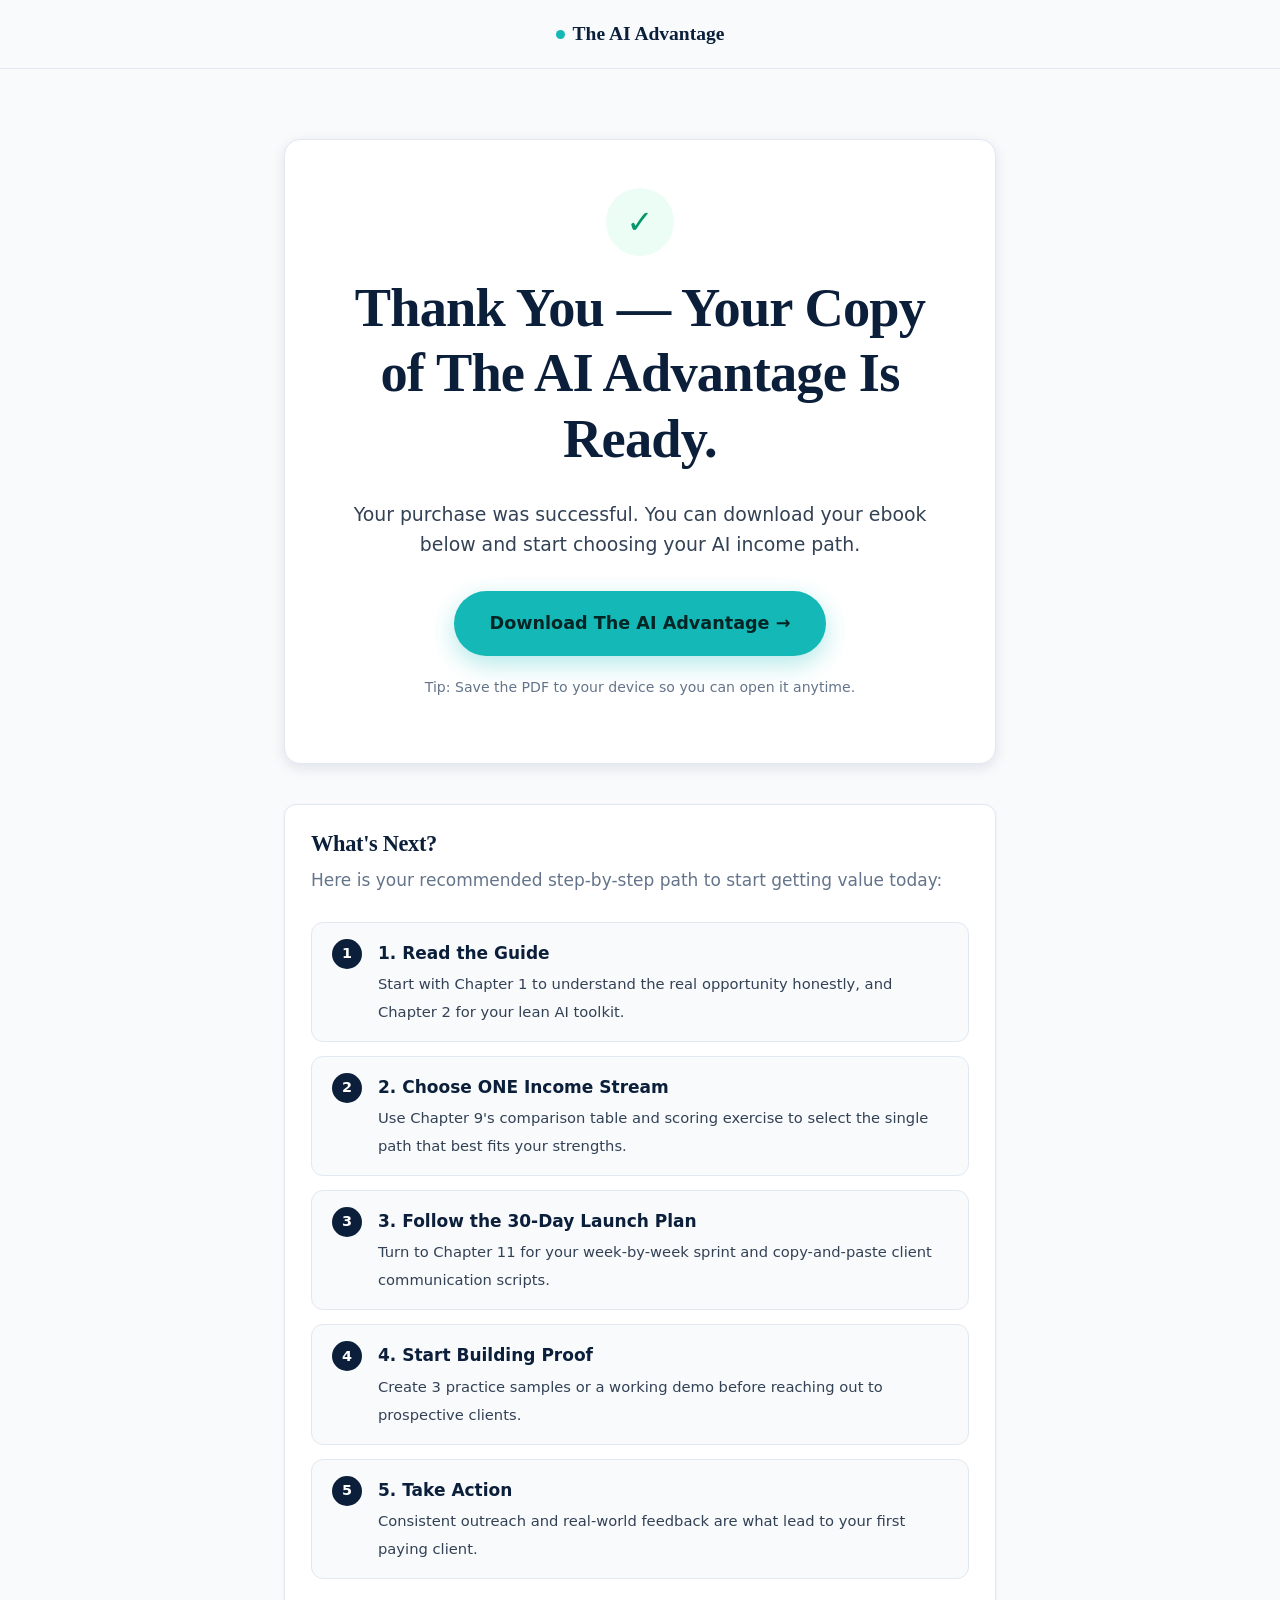
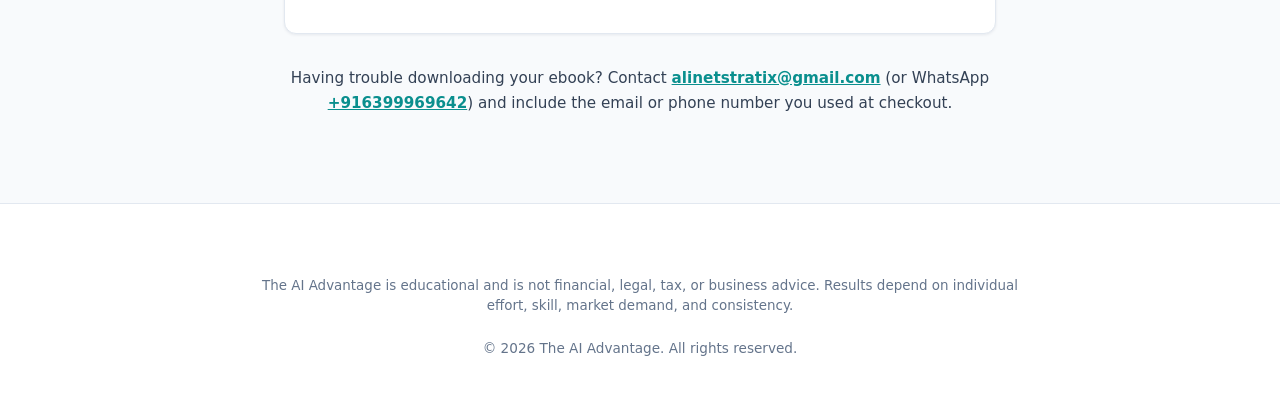
<file: thank-you.html>
<!DOCTYPE html>
<html lang="en">
<head>
  <meta charset="utf-8">
  <meta name="viewport" content="width=device-width, initial-scale=1">
  <meta name="robots" content="noindex, nofollow">
  <title>Thank You — Your Copy of The AI Advantage Is Ready</title>
  <meta name="description" content="Download your copy of The AI Advantage and start choosing your AI income path.">
  <link rel="canonical" href="https://poweredincomeai.netlify.app/thank-you.html">

  <!-- Favicon -->
  <link rel="icon" href="data:image/svg+xml,<svg xmlns=%22http://www.w3.org/2000/svg%22 viewBox=%220 0 100 100%22><text y=%22.9em%22 font-size=%2290%22>📘</text></svg>">

  <link rel="stylesheet" href="styles.css">

  <!-- Meta Pixel Code -->
  <script>
    !function(f,b,e,v,n,t,s)
    {if(f.fbq)return;n=f.fbq=function(){n.callMethod?
    n.callMethod.apply(n,arguments):n.queue.push(arguments)};
    if(!f._fbq)f._fbq=n;n.push=n;n.loaded=!0;n.version='2.0';
    n.queue=[];t=b.createElement(e);t.async=!0;
    t.src=v;s=b.getElementsByTagName(e)[0];
    s.parentNode.insertBefore(t,s)}(window, document,'script',
    'https://connect.facebook.net/en_US/fbevents.js');
    fbq('init', '1804211027593193');
    fbq('track', 'PageView');
    fbq('track', 'Purchase', { value: 99.00, currency: 'INR' });
  </script>
  <noscript><img height="1" width="1" style="display:none"
    src="https://www.facebook.com/tr?id=1804211027593193&ev=PageView&noscript=1"
  /></noscript>
  <!-- End Meta Pixel Code -->

  <!-- Microsoft Clarity -->
  <script type="text/javascript">
    (function(c,l,a,r,i,t,y){
        c[a]=c[a]||function(){(c[a].q=c[a].q||[]).push(arguments)};
        t=l.createElement(r);t.async=1;t.src="https://www.clarity.ms/tag/"+i;
        y=l.getElementsByTagName(r)[0];y.parentNode.insertBefore(t,y);
    })(window, document, "clarity", "script", "yttupksu5p");
  </script>
</head>
<body data-page="thanks">

  <header class="top">
    <div class="wrap" style="justify-content:center">
      <a class="brand" href="index.html">
        <span class="brand-dot"></span>
        The AI Advantage
      </a>
    </div>
  </header>

  <main>
    <section class="hero" style="padding:clamp(40px,7vw,70px) 0">
      <div class="wrap narrow">
        <div class="thankyou-box">
          <div class="thankyou-icon" aria-hidden="true">✓</div>
          <h1>Thank You — Your Copy of The AI Advantage Is Ready.</h1>
          <p class="lead">Your purchase was successful. You can download your ebook below and start choosing your AI income path.</p>

          <div style="margin:32px 0 20px">
            <a class="btn" data-download href="https://drive.google.com/file/d/1LLabE2Wk8Qt897rd6fFAC2yrNghodadu/view?usp=sharing" target="_blank" rel="noopener noreferrer" style="padding:18px 36px;font-size:1.1rem">
              Download The AI Advantage →
            </a>
          </div>

          <p class="note">Tip: Save the PDF to your device so you can open it anytime.</p>
        </div>

        <div style="margin-top:40px">
          <div class="card">
            <h2 style="font-size:1.4rem;margin-bottom:8px">What's Next?</h2>
            <p style="color:var(--mute);margin-bottom:20px">Here is your recommended step-by-step path to start getting value today:</p>

            <div class="next-steps-list">
              <div class="next-step-item">
                <div>
                  <b>1. Read the Guide</b>
                  <span>Start with Chapter 1 to understand the real opportunity honestly, and Chapter 2 for your lean AI toolkit.</span>
                </div>
              </div>
              <div class="next-step-item">
                <div>
                  <b>2. Choose ONE Income Stream</b>
                  <span>Use Chapter 9's comparison table and scoring exercise to select the single path that best fits your strengths.</span>
                </div>
              </div>
              <div class="next-step-item">
                <div>
                  <b>3. Follow the 30-Day Launch Plan</b>
                  <span>Turn to Chapter 11 for your week-by-week sprint and copy-and-paste client communication scripts.</span>
                </div>
              </div>
              <div class="next-step-item">
                <div>
                  <b>4. Start Building Proof</b>
                  <span>Create 3 practice samples or a working demo before reaching out to prospective clients.</span>
                </div>
              </div>
              <div class="next-step-item">
                <div>
                  <b>5. Take Action</b>
                  <span>Consistent outreach and real-world feedback are what lead to your first paying client.</span>
                </div>
              </div>
            </div>
          </div>
        </div>

        <div class="center" style="margin-top:32px">
          <p style="font-size:0.95rem;color:var(--ink-light)">
            Having trouble downloading your ebook? Contact <a data-support-email href="mailto:alinetstratix@gmail.com" style="color:var(--teal);font-weight:700">alinetstratix@gmail.com</a> (or WhatsApp <a data-support-whatsapp href="#" style="color:var(--teal);font-weight:700">+91 6399969642</a>) and include the email or phone number you used at checkout.
          </p>
        </div>
      </div>
    </section>
  </main>

  <footer>
    <div class="wrap">
      <p class="footer-disclaimer">
        The AI Advantage is educational and is not financial, legal, tax, or business advice. Results depend on individual effort, skill, market demand, and consistency.
      </p>
      <div class="footer-copy">
        © 2026 The AI Advantage. All rights reserved.
      </div>
    </div>
  </footer>

  <script src="config.js"></script>
</body>
</html>
</file>
<file: styles.css>
/* ============================================================
   THE AI ADVANTAGE — CORE DESIGN SYSTEM & STYLES
   ============================================================ */

:root {
  --navy: #0B1F3A;
  --navy-dark: #061324;
  --navy-light: #163660;
  --teal: #0A8F8E;
  --teal-bright: #14B8B6;
  --teal-dark: #065F5E;
  --teal-subtle: #E6F7F7;
  --paper: #F8FAFC;
  --white: #FFFFFF;
  --ink: #1E293B;
  --ink-light: #334155;
  --mute: #64748B;
  --rule: #E2E8F0;
  --rule-dark: #CBD5E1;
  --amber: #B45309;
  --amber-bg: #FFFBEB;
  --green: #059669;
  --green-bg: #ECFDF5;
  --radius: 12px;
  --radius-lg: 16px;
  --shadow-sm: 0 1px 3px rgba(11,31,58,.08);
  --shadow-md: 0 4px 14px rgba(11,31,58,.1);
  --shadow-lg: 0 12px 30px rgba(11,31,58,.15);
  --shadow-cta: 0 8px 24px rgba(20,184,182,.32);
}

*, *::before, *::after {
  box-sizing: border-box;
}

html {
  scroll-behavior: smooth;
  scroll-padding-top: 80px;
}

body {
  margin: 0;
  font-family: system-ui, -apple-system, "Segoe UI", Roboto, "Helvetica Neue", Arial, sans-serif;
  font-size: 17px;
  line-height: 1.65;
  color: var(--ink);
  background-color: var(--paper);
  -webkit-font-smoothing: antialiased;
  -moz-osx-font-smoothing: grayscale;
}

/* TYPOGRAPHY */
h1, h2, h3, h4 {
  font-family: Georgia, Cambria, "Times New Roman", serif;
  color: var(--navy);
  line-height: 1.2;
  margin: 0 0 0.5em;
  font-weight: 700;
  letter-spacing: -0.015em;
}

h1 {
  font-size: clamp(2.2rem, 5.5vw, 3.4rem);
}

h2 {
  font-size: clamp(1.8rem, 4vw, 2.4rem);
}

h3 {
  font-size: 1.25rem;
}

p {
  margin: 0 0 1.1em;
}

a {
  color: inherit;
}

.lead {
  font-size: 1.18rem;
  line-height: 1.6;
  color: var(--ink-light);
}

.center {
  text-align: center;
}

.center .lead {
  margin-inline: auto;
}

.eyebrow {
  display: inline-block;
  font-size: 0.85rem;
  font-weight: 700;
  text-transform: uppercase;
  letter-spacing: 0.08em;
  color: var(--teal);
  margin-bottom: 12px;
}

/* LAYOUT CONTAINERS */
.wrap {
  width: 100%;
  max-width: 1120px;
  margin: 0 auto;
  padding: 0 24px;
}

.narrow {
  max-width: 760px;
}

.tight {
  max-width: 620px;
}

section {
  padding: clamp(56px, 8vw, 92px) 0;
  position: relative;
}

.alt {
  background-color: var(--white);
  border-top: 1px solid var(--rule);
  border-bottom: 1px solid var(--rule);
}

.dark {
  background-color: var(--navy);
  color: #E2E8F0;
}

.dark h1, .dark h2, .dark h3 {
  color: var(--white);
}

.dark .lead {
  color: #94A3B8;
}

/* BUTTONS */
.btn {
  display: inline-flex;
  align-items: center;
  justify-content: center;
  gap: 8px;
  background-color: var(--teal-bright);
  color: #032525;
  font-family: inherit;
  font-size: 1.05rem;
  font-weight: 700;
  padding: 16px 32px;
  border-radius: 9999px;
  text-decoration: none;
  cursor: pointer;
  border: none;
  transition: transform 0.18s ease, box-shadow 0.18s ease, background-color 0.18s ease;
  box-shadow: var(--shadow-cta);
  text-align: center;
}

.btn:hover {
  background-color: #17cfcc;
  transform: translateY(-2px);
  box-shadow: 0 12px 28px rgba(20,184,182,.42);
}

.btn:active {
  transform: translateY(0);
}

.btn:focus-visible, a:focus-visible, button:focus-visible, summary:focus-visible {
  outline: 3px solid var(--teal);
  outline-offset: 3px;
}

.dark .btn:focus-visible {
  outline-color: var(--white);
}

.btn.sm {
  padding: 10px 20px;
  font-size: 0.92rem;
  box-shadow: none;
}

.btn.outline {
  background: transparent;
  color: var(--navy);
  border: 1.5px solid var(--navy-light);
  box-shadow: none;
}

.btn.outline:hover {
  background: rgba(11,31,58,.05);
}

.note {
  font-size: 0.88rem;
  color: var(--mute);
  margin-top: 12px;
}

.dark .note {
  color: #94A3B8;
}

/* HEADER & NAVIGATION */
header.top {
  position: sticky;
  top: 0;
  z-index: 100;
  background: rgba(248, 250, 252, 0.95);
  backdrop-filter: blur(10px);
  border-bottom: 1px solid var(--rule);
}

header.top .wrap {
  display: flex;
  justify-content: space-between;
  align-items: center;
  height: 68px;
}

.brand {
  font-family: Georgia, Cambria, serif;
  font-weight: 700;
  font-size: 1.22rem;
  color: var(--navy);
  text-decoration: none;
  display: flex;
  align-items: center;
  gap: 8px;
}

.brand-dot {
  width: 9px;
  height: 9px;
  background-color: var(--teal-bright);
  border-radius: 50%;
  display: inline-block;
}

.nav-links {
  display: none;
  align-items: center;
  gap: 22px;
}

.nav-links a {
  text-decoration: none;
  color: var(--ink-light);
  font-size: 0.94rem;
  font-weight: 500;
  transition: color 0.15s ease;
}

.nav-links a:hover {
  color: var(--teal);
}

.header-right {
  display: flex;
  align-items: center;
  gap: 14px;
}

.nav-toggle {
  display: flex;
  flex-direction: column;
  justify-content: center;
  gap: 5px;
  width: 40px;
  height: 40px;
  background: transparent;
  border: 1px solid var(--rule);
  border-radius: 8px;
  padding: 8px;
  cursor: pointer;
}

.nav-toggle span {
  display: block;
  height: 2px;
  width: 100%;
  background: var(--navy);
  border-radius: 2px;
  transition: 0.2s ease;
}

@media (min-width: 860px) {
  .nav-links {
    display: flex;
  }
  .nav-toggle {
    display: none;
  }
}

/* Mobile Nav Drawer */
@media (max-width: 859px) {
  .nav-links.open {
    display: flex;
    flex-direction: column;
    position: absolute;
    top: 68px;
    left: 0;
    right: 0;
    background: var(--white);
    border-bottom: 1px solid var(--rule);
    padding: 20px 24px;
    gap: 16px;
    box-shadow: var(--shadow-md);
  }
  .nav-links.open a {
    font-size: 1.05rem;
    padding: 6px 0;
  }
}

/* HERO SECTION */
.hero {
  padding: clamp(36px, 6vw, 72px) 0;
}

.hero-grid {
  display: grid;
  gap: 40px;
  align-items: center;
}

@media (min-width: 900px) {
  .hero-grid {
    grid-template-columns: 1.15fr 0.85fr;
    gap: 48px;
  }
}

.hero-content h1 {
  margin-bottom: 0.4em;
}

.hero-content .lead {
  margin-bottom: 24px;
}

/* Hero Price Box */
.hero-price-card {
  background: var(--white);
  border: 1px solid var(--rule);
  border-radius: var(--radius);
  padding: 22px 24px;
  margin: 24px 0;
  box-shadow: var(--shadow-sm);
  display: flex;
  flex-direction: column;
  gap: 16px;
}

.price-meta {
  display: flex;
  justify-content: space-between;
  align-items: baseline;
  flex-wrap: wrap;
  gap: 8px;
}

.price-title {
  font-weight: 700;
  color: var(--navy);
  font-size: 1rem;
}

.price-tag {
  display: flex;
  align-items: baseline;
  gap: 4px;
}

.price-symbol {
  font-size: 1.35rem;
  font-weight: 700;
  color: var(--navy);
}

.price-amount {
  font-size: 2.2rem;
  font-weight: 800;
  color: var(--navy);
  line-height: 1;
}

.price-terms {
  font-size: 0.88rem;
  color: var(--mute);
}

.price-features {
  display: flex;
  flex-wrap: wrap;
  gap: 12px;
  font-size: 0.88rem;
  color: var(--ink-light);
  border-top: 1px solid var(--rule);
  padding-top: 14px;
}

.price-features span {
  display: flex;
  align-items: center;
  gap: 6px;
}

.price-features span::before {
  content: "✓";
  color: var(--green);
  font-weight: 800;
}

/* 3D BOOK COVER MOCKUP */
.book-wrapper {
  perspective: 1200px;
  display: flex;
  justify-content: center;
  align-items: center;
  padding: 10px;
}

.book-mockup {
  position: relative;
  width: min(320px, 78vw);
  border-radius: 4px 14px 14px 4px;
  transform-style: preserve-3d;
  transform: rotateY(-12deg) rotateX(3deg);
  transition: transform 0.4s cubic-bezier(0.16, 1, 0.3, 1), box-shadow 0.4s ease;
  box-shadow:
    -10px 0 0 -3px #040d1a,
    -16px 8px 18px -4px rgba(0,0,0,0.45),
    16px 28px 54px rgba(11,31,58,0.42),
    0 0 35px rgba(20,184,182,0.18);
  cursor: pointer;
}

.book-mockup:hover {
  transform: rotateY(-3deg) rotateX(1deg) translateY(-6px);
  box-shadow:
    -8px 0 0 -3px #040d1a,
    -14px 12px 24px -4px rgba(0,0,0,0.5),
    20px 36px 64px rgba(11,31,58,0.48),
    0 0 45px rgba(20,184,182,0.28);
}

.book-cover-img {
  width: 100%;
  height: auto;
  aspect-ratio: 1 / 1.5;
  display: block;
  border-radius: 4px 14px 14px 4px;
  object-fit: cover;
  box-shadow: inset 0 0 0 1px rgba(255,255,255,0.12);
}

.book-spine-effect {
  position: absolute;
  top: 0;
  left: 0;
  bottom: 0;
  width: 18px;
  background: linear-gradient(90deg, rgba(0,0,0,0.55) 0%, rgba(255,255,255,0.28) 38%, rgba(0,0,0,0.35) 75%, rgba(0,0,0,0) 100%);
  border-radius: 4px 0 0 4px;
  pointer-events: none;
}

.book-gloss-effect {
  position: absolute;
  top: 0;
  left: 0;
  right: 0;
  bottom: 0;
  background: linear-gradient(115deg, rgba(255,255,255,0.18) 0%, rgba(255,255,255,0.06) 24%, transparent 45%, rgba(0,0,0,0.18) 100%);
  border-radius: 4px 14px 14px 4px;
  pointer-events: none;
}

.offer-cover-row {
  display: flex;
  align-items: center;
  justify-content: center;
  gap: 16px;
  margin-bottom: 12px;
}

.offer-cover-thumb {
  width: 60px;
  height: auto;
  aspect-ratio: 1 / 1.5;
  border-radius: 4px;
  box-shadow: 0 4px 12px rgba(11,31,58,0.2);
  object-fit: cover;
}

/* CARDS & GRIDS */
.grid {
  display: grid;
  gap: 20px;
}

@media (min-width: 640px) {
  .g2 {
    grid-template-columns: repeat(2, 1fr);
  }
}

@media (min-width: 880px) {
  .g3 {
    grid-template-columns: repeat(3, 1fr);
  }
}

.card {
  background: var(--white);
  border: 1px solid var(--rule);
  border-radius: var(--radius);
  padding: 26px;
  box-shadow: var(--shadow-sm);
  transition: transform 0.2s ease, box-shadow 0.2s ease;
}

.card:hover {
  transform: translateY(-2px);
  box-shadow: var(--shadow-md);
}

.stream-card {
  border-top: 4px solid var(--teal-bright);
  display: flex;
  flex-direction: column;
  justify-content: space-between;
}

.stream-card h3 {
  font-size: 1.25rem;
  margin-bottom: 8px;
}

.stream-card p {
  font-size: 0.95rem;
  color: var(--ink-light);
  margin-bottom: 12px;
}

.stream-meta {
  background: var(--paper);
  border-radius: 8px;
  padding: 12px 14px;
  margin-top: 10px;
  font-size: 0.88rem;
}

.stream-meta p {
  margin: 0 0 6px;
  font-size: 0.88rem;
}

.stream-meta p:last-child {
  margin-bottom: 0;
}

.stream-meta b {
  color: var(--navy);
}

/* WHY THIS GUIDE / OUTCOME SECTION */
.pull-quote {
  font-family: Georgia, serif;
  font-style: italic;
  font-size: clamp(1.4rem, 3.5vw, 2.1rem);
  line-height: 1.35;
  color: var(--white);
  text-align: center;
  max-width: 840px;
  margin: 0 auto 36px;
}

.outcome-grid {
  display: grid;
  grid-template-columns: repeat(2, 1fr);
  gap: 12px;
  max-width: 900px;
  margin: 32px auto 0;
}

@media (min-width: 720px) {
  .outcome-grid {
    grid-template-columns: repeat(4, 1fr);
  }
}

.outcome-item {
  background: rgba(255,255,255,.08);
  border: 1px solid rgba(255,255,255,.14);
  border-radius: 10px;
  padding: 16px;
  color: var(--white);
  font-weight: 600;
  text-align: center;
  font-size: 0.95rem;
}

/* CHAPTER ROADMAP (WHAT'S INSIDE) */
.roadmap-grid {
  display: grid;
  gap: 12px;
  margin-top: 36px;
}

@media (min-width: 760px) {
  .roadmap-grid {
    grid-template-columns: 1fr 1fr;
  }
}

.roadmap-item {
  display: flex;
  gap: 14px;
  background: var(--white);
  border: 1px solid var(--rule);
  border-radius: 10px;
  padding: 16px 20px;
  align-items: flex-start;
}

.roadmap-num {
  flex: none;
  font-size: 0.82rem;
  font-weight: 700;
  color: var(--teal);
  background: var(--teal-subtle);
  padding: 4px 10px;
  border-radius: 6px;
  margin-top: 2px;
}

.roadmap-desc b {
  display: block;
  color: var(--navy);
  font-size: 1rem;
  margin-bottom: 2px;
}

.roadmap-desc span {
  font-size: 0.9rem;
  color: var(--mute);
  line-height: 1.45;
}

/* 30-DAY PLAN */
.timeline-grid {
  display: grid;
  gap: 16px;
  margin: 36px 0;
}

@media (min-width: 760px) {
  .timeline-grid {
    grid-template-columns: repeat(4, 1fr);
  }
}

.timeline-card {
  background: rgba(255,255,255,.07);
  border: 1px solid rgba(255,255,255,.14);
  border-radius: var(--radius);
  padding: 22px;
}

.timeline-badge {
  display: inline-block;
  color: var(--teal-bright);
  font-size: 0.82rem;
  font-weight: 700;
  letter-spacing: 0.08em;
  margin-bottom: 8px;
}

.timeline-card h3 {
  margin: 0 0 8px;
  font-size: 1.15rem;
}

.timeline-card p {
  font-size: 0.92rem;
  margin: 0;
  color: #CBD5E1;
  line-height: 1.5;
}

.shift-box {
  display: grid;
  gap: 16px;
  max-width: 860px;
  margin: 36px auto 0;
}

@media (min-width: 700px) {
  .shift-box {
    grid-template-columns: 1fr 1fr;
  }
}

.shift-item {
  border-radius: var(--radius);
  padding: 20px 24px;
}

.shift-from {
  background: rgba(255,255,255,.05);
  border: 1px dashed rgba(255,255,255,.25);
  color: #CBD5E1;
}

.shift-to {
  background: rgba(20,184,182,.14);
  border: 1px solid var(--teal-bright);
  color: var(--white);
}

.shift-label {
  font-size: 0.75rem;
  font-weight: 700;
  text-transform: uppercase;
  letter-spacing: 0.08em;
  display: block;
  margin-bottom: 6px;
  color: var(--teal-bright);
}

/* CHIPS */
.chips {
  display: flex;
  flex-wrap: wrap;
  gap: 10px;
  margin-top: 24px;
}

.chips span {
  background: var(--white);
  border: 1px solid var(--rule);
  border-radius: 9999px;
  padding: 8px 16px;
  font-size: 0.9rem;
  color: var(--ink);
  font-weight: 500;
}

/* PREVIEW SECTION */
.preview-cards {
  display: grid;
  gap: 20px;
  margin-top: 36px;
}

@media (min-width: 760px) {
  .preview-cards {
    grid-template-columns: repeat(3, 1fr);
  }
}

.preview-card {
  background: var(--paper);
  border: 1px solid var(--rule);
  border-radius: var(--radius);
  padding: 24px;
  display: flex;
  flex-direction: column;
  justify-content: space-between;
}

.preview-tag {
  font-size: 0.78rem;
  font-weight: 700;
  color: var(--teal);
  text-transform: uppercase;
  letter-spacing: 0.05em;
  margin-bottom: 8px;
}

.preview-card h3 {
  font-size: 1.15rem;
  margin-bottom: 10px;
}

.preview-card p {
  font-size: 0.92rem;
  color: var(--ink-light);
  line-height: 1.55;
}

.preview-box {
  background: var(--white);
  border: 1px dashed var(--rule-dark);
  border-radius: 8px;
  padding: 14px;
  font-size: 0.88rem;
  font-style: italic;
  color: var(--mute);
  margin-top: 14px;
}

/* LISTS: OK / NO */
ul.checklist, ul.crosslist {
  list-style: none;
  padding: 0;
  margin: 0;
}

ul.checklist li, ul.crosslist li {
  padding: 10px 0 10px 32px;
  position: relative;
  border-bottom: 1px solid var(--rule);
  font-size: 0.96rem;
  color: var(--ink);
}

ul.checklist li:last-child, ul.crosslist li:last-child {
  border-bottom: none;
}

ul.checklist li::before {
  content: "✓";
  position: absolute;
  left: 6px;
  color: var(--green);
  font-weight: 800;
}

ul.crosslist li::before {
  content: "✕";
  position: absolute;
  left: 6px;
  color: #DC2626;
  font-weight: 800;
}

/* CREDIBILITY & CALLOUTS */
/* AUTHOR & CREDIBILITY */
.author-card {
  background: var(--white);
  border: 1px solid var(--rule);
  border-radius: var(--radius-lg);
  padding: clamp(26px, 5vw, 40px);
  box-shadow: var(--shadow-sm);
  margin-top: 32px;
  display: grid;
  gap: 28px;
  align-items: center;
}

@media (min-width: 760px) {
  .author-card {
    grid-template-columns: 180px 1fr;
    gap: 36px;
  }
}

.author-photo-wrap {
  display: flex;
  justify-content: center;
}

.author-photo {
  width: 150px;
  height: 150px;
  border-radius: 50%;
  object-fit: cover;
  border: 4px solid var(--white);
  box-shadow: var(--shadow-md), 0 0 0 2px var(--teal);
}

.author-info h3 {
  font-size: 1.45rem;
  margin-bottom: 4px;
  color: var(--navy);
}

.author-role {
  font-size: 0.92rem;
  font-weight: 600;
  color: var(--teal);
  text-transform: uppercase;
  letter-spacing: 0.05em;
  margin-bottom: 12px;
  display: block;
}

.author-info p {
  color: var(--ink-light);
  font-size: 0.98rem;
  margin-bottom: 16px;
  line-height: 1.6;
}

.credibility-box {
  background: var(--white);
  border: 1px solid var(--rule);
  border-radius: var(--radius);
  padding: 30px;
  box-shadow: var(--shadow-sm);
  margin-top: 32px;
}

.cred-grid {
  display: grid;
  gap: 16px;
  margin-top: 20px;
}

@media (min-width: 640px) {
  .cred-grid {
    grid-template-columns: repeat(2, 1fr);
  }
}

.cred-item {
  display: flex;
  gap: 12px;
  align-items: flex-start;
  font-size: 0.95rem;
}

.cred-icon {
  color: var(--teal);
  font-weight: 800;
  font-size: 1.1rem;
  line-height: 1;
}

.honest-box {
  background: var(--amber-bg);
  border-left: 4px solid var(--amber);
  border-radius: 8px;
  padding: 22px 24px;
  margin-top: 28px;
}

.honest-box h3 {
  color: #78350F;
  margin-bottom: 6px;
}

.honest-box p {
  color: #92400E;
  font-size: 0.95rem;
  margin: 0;
}

/* MAIN OFFER CARD */
.offer-card {
  max-width: 680px;
  margin: 36px auto 0;
  background: var(--white);
  border: 2px solid var(--teal);
  border-radius: var(--radius-lg);
  padding: clamp(28px, 6vw, 44px);
  box-shadow: var(--shadow-lg);
  position: relative;
}

.offer-badge {
  position: absolute;
  top: -14px;
  left: 50%;
  transform: translateX(-50%);
  background: var(--navy);
  color: var(--white);
  font-size: 0.78rem;
  font-weight: 700;
  letter-spacing: 0.08em;
  text-transform: uppercase;
  padding: 6px 18px;
  border-radius: 9999px;
  white-space: nowrap;
}

.offer-header {
  text-align: center;
  padding-bottom: 24px;
  border-bottom: 1px solid var(--rule);
}

.offer-price {
  display: flex;
  justify-content: center;
  align-items: baseline;
  gap: 4px;
  margin: 16px 0 6px;
}

.offer-price .curr {
  font-size: 1.8rem;
  font-weight: 700;
  color: var(--navy);
}

.offer-price .val {
  font-size: 3.4rem;
  font-weight: 800;
  color: var(--navy);
  line-height: 1;
}

.offer-price-note {
  font-size: 0.92rem;
  color: var(--mute);
}

.offer-includes {
  padding: 24px 0;
}

.offer-includes h4 {
  font-family: inherit;
  font-size: 1.05rem;
  color: var(--navy);
  margin-bottom: 14px;
}

.offer-cta-wrap {
  text-align: center;
  margin-top: 12px;
}

.offer-cta-wrap .btn {
  width: 100%;
  max-width: 420px;
}

/* DELIVERY STEPS */
.delivery-steps {
  display: grid;
  gap: 16px;
  margin-top: 32px;
}

@media (min-width: 680px) {
  .delivery-steps {
    grid-template-columns: repeat(4, 1fr);
  }
}

.step-card {
  background: var(--white);
  border: 1px solid var(--rule);
  border-radius: var(--radius);
  padding: 22px;
  position: relative;
  text-align: center;
}

.step-num {
  width: 36px;
  height: 36px;
  background: var(--navy);
  color: var(--white);
  border-radius: 50%;
  display: inline-flex;
  align-items: center;
  justify-content: center;
  font-weight: 700;
  font-size: 1rem;
  margin-bottom: 14px;
}

.step-card h4 {
  font-family: inherit;
  font-size: 1.02rem;
  margin: 0 0 8px;
  color: var(--navy);
}

.step-card p {
  font-size: 0.88rem;
  color: var(--mute);
  margin: 0;
  line-height: 1.5;
}

/* ACCORDION FAQ */
.faq-wrap {
  margin-top: 36px;
}

details {
  background: var(--white);
  border: 1px solid var(--rule);
  border-radius: var(--radius);
  margin-bottom: 12px;
  transition: border-color 0.15s ease;
}

details[open] {
  border-color: var(--rule-dark);
}

summary {
  cursor: pointer;
  font-weight: 700;
  color: var(--navy);
  font-size: 1.05rem;
  padding: 20px 52px 20px 22px;
  list-style: none;
  position: relative;
  user-select: none;
}

summary::-webkit-details-marker {
  display: none;
}

summary::after {
  content: "+";
  position: absolute;
  right: 22px;
  top: 50%;
  transform: translateY(-50%);
  font-size: 1.4rem;
  color: var(--teal);
  font-weight: 700;
  line-height: 1;
}

details[open] summary::after {
  content: "−";
}

details .faq-answer {
  padding: 0 22px 22px 22px;
  color: var(--ink-light);
  font-size: 0.98rem;
  line-height: 1.6;
}

/* COMPACT CONTACT & SUPPORT SECTION */
.support-grid {
  display: grid;
  gap: 18px;
  margin-top: 32px;
}

@media (min-width: 640px) {
  .support-grid {
    grid-template-columns: repeat(3, 1fr);
  }
}

.support-card {
  background: var(--white);
  border: 1px solid var(--rule);
  border-radius: var(--radius);
  padding: 22px;
}

.support-card h4 {
  font-family: inherit;
  font-size: 1rem;
  color: var(--navy);
  margin: 0 0 8px;
}

.support-card p {
  font-size: 0.9rem;
  color: var(--ink-light);
  margin: 0;
  line-height: 1.5;
}

.support-card a {
  color: var(--teal);
  font-weight: 700;
  text-decoration: underline;
}

/* FOOTER */
footer {
  background: var(--white);
  border-top: 1px solid var(--rule);
  padding: 48px 0 36px;
  font-size: 0.9rem;
  color: var(--mute);
}

.footer-nav {
  display: flex;
  justify-content: center;
  flex-wrap: wrap;
  gap: 20px;
  margin: 20px 0;
}

.footer-nav a {
  color: var(--ink-light);
  text-decoration: none;
  font-weight: 500;
}

.footer-nav a:hover {
  color: var(--teal);
}

.footer-disclaimer {
  max-width: 760px;
  margin: 24px auto 0;
  font-size: 0.84rem;
  line-height: 1.55;
  color: var(--mute);
  text-align: center;
}

.footer-copy {
  margin-top: 20px;
  text-align: center;
  font-size: 0.85rem;
}

/* ============================================================
   PAGE 2: THANK YOU PAGE SPECIFIC STYLES
   ============================================================ */
.thankyou-box {
  max-width: 720px;
  margin: 0 auto;
  background: var(--white);
  border: 1px solid var(--rule);
  border-radius: var(--radius-lg);
  padding: clamp(32px, 6vw, 48px);
  box-shadow: var(--shadow-md);
  text-align: center;
}

.thankyou-icon {
  width: 68px;
  height: 68px;
  background: var(--green-bg);
  color: var(--green);
  border-radius: 50%;
  display: inline-flex;
  align-items: center;
  justify-content: center;
  font-size: 2rem;
  margin-bottom: 20px;
}

.next-steps-list {
  text-align: left;
  counter-reset: next-s;
  display: grid;
  gap: 14px;
  margin: 28px 0;
}

.next-step-item {
  counter-increment: next-s;
  display: flex;
  gap: 16px;
  background: var(--paper);
  border: 1px solid var(--rule);
  border-radius: var(--radius);
  padding: 16px 20px;
  align-items: flex-start;
}

.next-step-item::before {
  content: counter(next-s);
  flex: none;
  width: 30px;
  height: 30px;
  border-radius: 50%;
  background: var(--navy);
  color: var(--white);
  font-weight: 700;
  font-size: 0.9rem;
  display: inline-flex;
  align-items: center;
  justify-content: center;
}

.next-step-item b {
  color: var(--navy);
  display: block;
  margin-bottom: 2px;
}

.next-step-item span {
  font-size: 0.92rem;
  color: var(--ink-light);
}

/* ACCESSIBILITY & REDUCED MOTION */
@media (prefers-reduced-motion: reduce) {
  *, *::before, *::after {
    animation-duration: 0.01ms !important;
    animation-iteration-count: 1 !important;
    transition-duration: 0.01ms !important;
    scroll-behavior: auto !important;
  }
}
</file>
